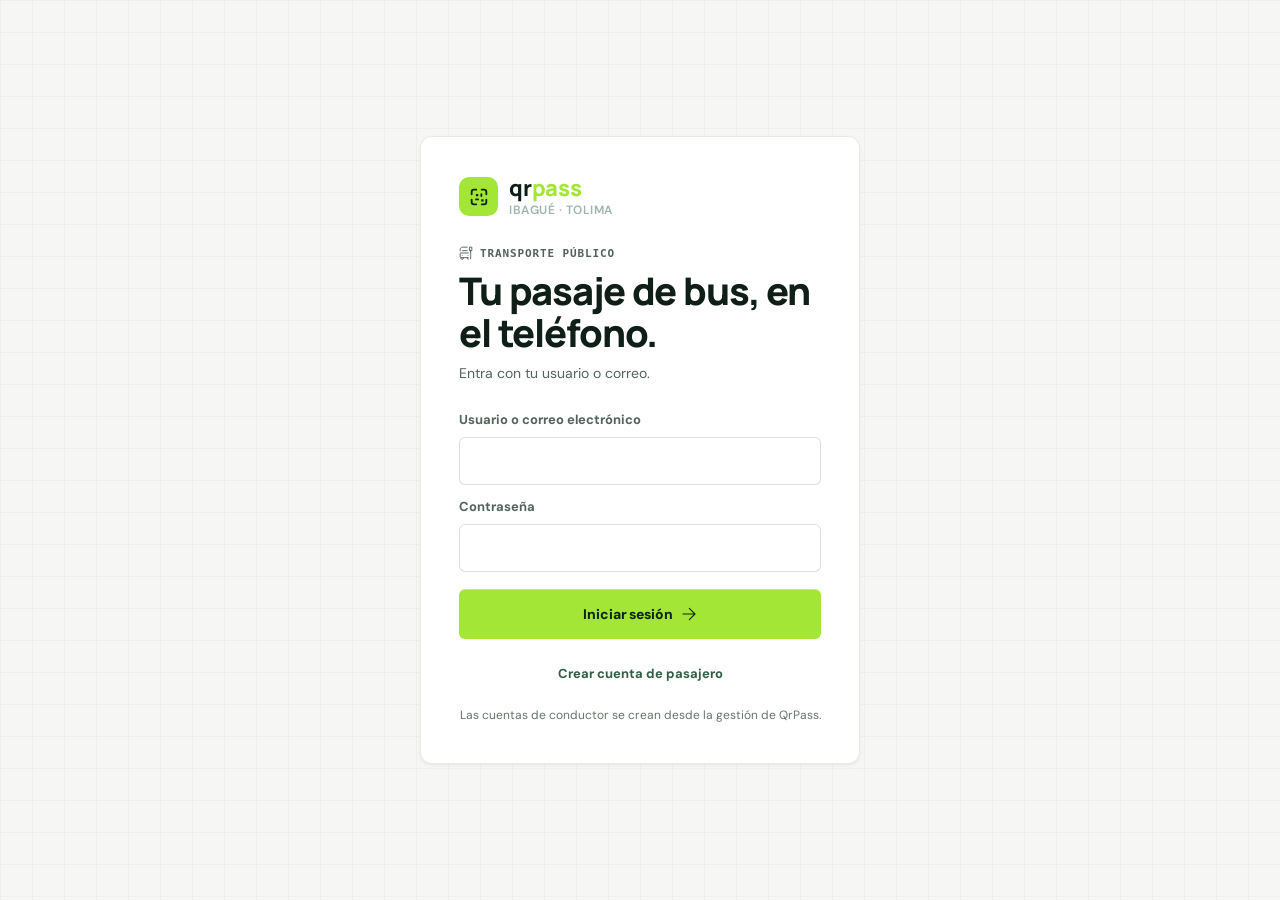
<file: frontend/index.html>
<!doctype html>
<html lang="es">
  <head>
    <meta charset="utf-8" />
    <meta name="viewport" content="width=device-width, initial-scale=1, viewport-fit=cover" />
    <meta name="theme-color" content="#102a2a" />
    <link rel="manifest" href="manifest.webmanifest" />
    <link rel="icon" href="iconos/qrpass.svg" type="image/svg+xml" />
    <title>QrPass · Movilidad en Ibagué</title>
    <link rel="stylesheet" href="index.css" />
    <script src="api.js" defer></script>
    <script src="index.js" defer></script>
  </head>
  <body>
    <main class="entry-status" role="status" aria-live="polite">
      <img src="iconos/qrpass.svg" alt="" />
      <p>Verificando tu sesión…</p>
    </main>
  </body>
</html>
</file>
<file: frontend/index.css>
:root {
  color-scheme: light;
  font-family: "DM Sans", sans-serif;
}

body {
  display: grid;
  min-width: 320px;
  min-height: 100vh;
  min-height: 100dvh;
  margin: 0;
  place-items: center;
  background: #f4f7f5;
  color: #173131;
}

.entry-status {
  display: flex;
  align-items: center;
  gap: 12px;
  color: #536665;
  font-size: 14px;
}

.entry-status img {
  width: 36px;
  height: 36px;
}

.entry-status p {
  margin: 0;
}
</file>
<file: frontend/styles.css>
/* Selectores y formatos de color requeridos (rúbrica): universal, etiqueta, clase, id,
   agrupación, descendiente, hijo (>), hermanos (+/~), colores en nombre/HEX/RGBA,
   fondo con propiedad abreviada background. */
#app-content { min-height: 200px; }
.sidebar + .main-area { margin-left: 250px; }
.sidebar ~ .main-area { position: relative; }
h1, h2, h3 { font-family: Manrope, sans-serif; }
.error-text { color: red; }
.color-hex { color: #1f6b60; }
.color-rgba { color: rgba(31, 107, 96, 0.85); }

/* Aquí viven los colores y detalles que se repiten por toda la app. */
:root {
  color-scheme: light;
  --ink: #173131;
  --ink-soft: #536665;
  --ink-muted: #83918e;
  --canvas: #f6f8f6;
  --paper: #fff;
  --line: #e6ece8;
  --forest: #102a2a;
  --forest-2: #1a3937;
  --mint: #c9f27c;
  --mint-deep: #a8df54;
  --teal: #27796d;
  --teal-pale: #e8f4ef;
  --amber: #c78535;
  --amber-pale: #fff3e3;
  --red: #bd5d50;
  --red-pale: #fff0ed;
  --shadow-card: 0 16px 48px rgb(29 61 48 / 5%), 0 2px 8px rgb(29 61 48 / 3%);
  font-family: "DM Sans", sans-serif;
  font-synthesis: none;
  text-rendering: optimizeLegibility;
  -webkit-font-smoothing: antialiased;
  -moz-osx-font-smoothing: grayscale;
}

/* Dejamos el tamaño de las cajas predecible desde el principio. */
* {
  box-sizing: border-box;
}

body {
  min-width: 320px;
  min-height: 100vh;
  min-height: 100dvh;
  margin: 0;
  background: var(--canvas);
  color: var(--ink);
}

button, input, select {
  font: inherit;
}

button, a, input, select {
  -webkit-tap-highlight-color: transparent;
}

button:focus-visible, a:focus-visible, input:focus-visible, select:focus-visible {
  outline: 3px solid rgb(39 121 109 / 35%);
  outline-offset: 3px;
}

button {
  color: inherit;
}

a {
  color: inherit;
  text-decoration: none;
}

.icon-library {
  position: absolute;
  width: 0;
  height: 0;
  overflow: hidden;
}

.icon {
  width: 20px;
  height: 20px;
  fill: none;
  stroke: currentColor;
  stroke-width: 1.6;
  stroke-linecap: round;
  stroke-linejoin: round;
  flex: 0 0 auto;
}

.sr-only {
  position: absolute;
  width: 1px;
  height: 1px;
  overflow: hidden;
  clip: rect(0, 0, 0, 0);
  clip-path: inset(50%);
  white-space: nowrap;
}

[hidden] {
  display: none !important;
}

body:not(.is-authenticated) .app-shell,
body:not(.is-authenticated) #sidebar-backdrop,
body:not(.is-authenticated) #mobile-tabbar,
body:not(.is-authenticated) .toast-region {
  display: none !important;
}

.workspace-loading {
  display: grid;
  min-height: 100vh;
  place-items: center;
  padding: 24px;
  color: var(--ink-soft);
  font: 500 14px/1.5 "DM Sans", sans-serif;
  text-align: center;
}

.workspace-load-error {
  color: #9c4e42;
}

/* Estructura de la aplicacion y barra lateral. */
.app-shell {
  min-height: 100vh;
  min-height: 100dvh;
}

.sidebar {
  position: fixed;
  z-index: 20;
  inset: 0 auto 0 0;
  display: flex;
  width: 250px;
  flex-direction: column;
  overflow-y: auto;
  padding: 29px 17px 18px;
  background: var(--forest);
  color: #e7efec;
}

.brand {
  display: flex;
  align-items: center;
  gap: 11px;
  padding: 0 9px;
}

.brand-mark {
  display: grid;
  width: 39px;
  height: 39px;
  place-items: center;
  border-radius: 12px;
  background: var(--mint);
  color: var(--forest);
}

.brand-mark .icon {
  width: 22px;
  height: 22px;
  stroke-width: 2;
}

.brand-name {
  font-family: Manrope, sans-serif;
  font-size: 22px;
  font-weight: 800;
  letter-spacing: -0.2px;
  line-height: 1;
}

.brand-name > span {
  color: var(--mint);
}

.brand-name small {
  display: block;
  margin-top: 5px;
  color: #9fb4ac;
  font-family: "DM Sans", sans-serif;
  font-size: 12px;
  font-weight: 600;
  letter-spacing: 0.5px;
}

.sidebar-caption {
  margin: 44px 10px 12px;
  color: #8fa8a0;
  font-size: 12px;
  font-weight: 700;
  letter-spacing: 0.5px;
}

.sidebar-caption-spaced {
  margin-top: 30px;
}

.main-nav {
  display: grid;
  gap: 5px;
}

.nav-link {
  display: flex;
  width: 100%;
  min-height: 44px;
  align-items: center;
  gap: 12px;
  padding: 0 12px;
  border: 0;
  border-radius: 9px;
  background: transparent;
  color: #bdcbc5;
  cursor: pointer;
  text-align: left;
  transition: color .18s ease, background .18s ease, transform .18s ease;
}

.nav-link .icon {
  width: 18px;
  height: 18px;
  color: #91a8a0;
}

.nav-link span {
  font-size: 13px;
  font-weight: 500;
}

.nav-link:hover {
  background: rgb(255 255 255 / 7%);
  color: #fff;
}

.nav-link.is-active {
  background: #274943;
  color: #fff;
}

.nav-link.is-active .icon {
  color: var(--mint);
}

.sidebar-bottom {
  flex-shrink: 0;
  margin-top: auto;
}

.help-card {
  margin: 0 3px 18px;
  padding: 16px 14px 14px;
  border: 1px solid rgb(255 255 255 / 9%);
  border-radius: 12px;
  background: rgb(255 255 255 / 4%);
}

.help-icon {
  display: grid;
  width: 29px;
  height: 29px;
  margin-bottom: 11px;
  place-items: center;
  border-radius: 9px;
  background: rgb(201 242 124 / 14%);
  color: var(--mint);
}

.help-icon .icon {
  width: 16px;
  height: 16px;
}

.help-card strong {
  font-size: 13px;
}

.help-card p {
  margin: 5px 0 0;
  color: #a5b7b0;
  font-size: 13px;
  line-height: 1.55;
}

.account-link {
  display: flex;
  min-height: 32px;
  align-items: center;
  gap: 5px;
  margin-top: 10px;
  padding: 0;
  border: 0;
  background: transparent;
  color: #c9f27c;
  cursor: pointer;
  font-size: 12px;
  font-weight: 700;
  text-align: left;
}

.account-link:hover {
  color: #e6ffbd;
}

.account-link .icon {
  width: 13px;
  height: 13px;
}

.profile {
  display: flex;
  align-items: center;
  gap: 10px;
  padding: 14px 7px 0;
  border-top: 1px solid rgb(255 255 255 / 10%);
}

.avatar {
  display: grid;
  width: 34px;
  height: 34px;
  flex: 0 0 auto;
  place-items: center;
  border: 1px solid rgb(255 255 255 / 35%);
  border-radius: 50%;
  background: #dbe9df;
  color: #35544b;
  font-size: 13px;
  font-weight: 700;
}

.profile-copy {
  display: grid;
  gap: 3px;
}

.profile-copy strong {
  color: #f4f7f5;
  font-size: 13px;
  font-weight: 600;
}

.profile-copy small {
  color: #9fb4ac;
  font-size: 12px;
}

.profile-status {
  width: 7px;
  height: 7px;
  margin-left: auto;
  border-radius: 50%;
  background: var(--mint);
}

/* Barra superior, contenido principal y pie. */
.main-area {
  display: flex;
  min-height: 100vh;
  min-height: 100dvh;
  flex-direction: column;
  margin-left: 250px;
}

.topbar {
  position: sticky;
  z-index: 10;
  top: 0;
  display: flex;
  height: 68px;
  flex: 0 0 auto;
  align-items: center;
  justify-content: space-between;
  padding: 0 43px;
  border-bottom: 1px solid #eaf0ec;
  background: #fff;
}

.breadcrumb {
  display: flex;
  align-items: center;
  gap: 10px;
  color: #91a09c;
  font-size: 13px;
}

.breadcrumb strong {
  color: var(--ink);
  font-weight: 600;
}

.breadcrumb-slash {
  color: #c7d1cc;
}

.topbar-right {
  display: flex;
  align-items: center;
  gap: 15px;
}

.service-status {
  display: flex;
  align-items: center;
  gap: 7px;
  color: #60806f;
  font-size: 13px;
  font-weight: 600;
}

.service-status > span:first-child {
  width: 6px;
  height: 6px;
  border-radius: 50%;
  background: #63b476;
}

.topbar-divider {
  width: 1px;
  height: 18px;
  background: var(--line);
}

.topbar-date {
  color: #71807c;
  font-size: 13px;
}

.avatar-small {
  width: 29px;
  height: 29px;
  border-color: #dfe8e2;
  font-size: 12px;
}

.mobile-menu {
  display: none !important;
}

body.menu-open {
  overflow: hidden;
}

.service-banner {
  display: flex;
  min-height: 39px;
  align-items: center;
  gap: 9px;
  padding: 7px 43px;
  border-bottom: 1px solid #dcebe0;
  background: #f1f8f1;
  color: #56715f;
  font-size: 13px;
}

.service-banner strong {
  color: #315e42;
  font-weight: 700;
}

.service-banner-dot {
  width: 6px;
  height: 6px;
  flex: 0 0 auto;
  border-radius: 50%;
  background: #65a976;
}

.service-info-link, .footer-info-link {
  display: inline-flex;
  align-items: center;
  justify-content: center;
  gap: 6px;
  border: 0;
  background: transparent;
  color: #397656;
  cursor: pointer;
  font-size: 12px;
  font-weight: 700;
  text-decoration: underline;
  text-decoration-color: #a4c6ad;
  text-underline-offset: 3px;
}

.service-info-link {
  flex: 0 0 auto;
  margin-left: auto;
  padding: 4px 0 4px 8px;
}

.service-info-link:hover, .footer-info-link:hover {
  color: #174e36;
}

.page-content {
  width: min(100%, 1300px);
  flex: 1;
  margin: 0 auto;
  padding: 34px 43px 30px;
}

.site-footer {
  display: flex;
  min-height: 51px;
  align-items: center;
  justify-content: space-between;
  gap: 14px;
  padding: 10px 43px;
  border-top: 1px solid #eaf0ec;
  color: #889591;
  font-size: 12px;
}

.footer-info-link {
  padding: 4px 0;
  color: #75877d;
  font-size: 12px;
  text-decoration: none;
}

.footer-info-link .icon {
  width: 14px;
  height: 14px;
  color: #668c71;
}

.footer-dot {
  padding: 0 3px;
  color: #b9c5be;
}

/* Elementos reutilizables: titulos, botones y selector de perfil. */
.page-heading {
  display: flex;
  align-items: flex-end;
  justify-content: space-between;
  gap: 18px;
  margin-bottom: 24px;
}

.eyebrow {
  display: flex;
  align-items: center;
  gap: 7px;
  margin-bottom: 8px;
  color: var(--teal);
  font-size: 12px;
  font-weight: 700;
  letter-spacing: 0.5px;
  text-transform: uppercase;
}

.eyebrow .icon {
  width: 14px;
  height: 14px;
}

.eyebrow-dot {
  width: 6px;
  height: 6px;
  border-radius: 50%;
  background: var(--teal);
}

h1, h2, h3, p {
  margin-top: 0;
}

h1, h2, h3 {
  font-family: Manrope, sans-serif;
}

h1 {
  margin-bottom: 6px;
  color: var(--ink);
  font-size: clamp(24px, 3vw, 31px);
  font-weight: 700;
  letter-spacing: -0.2px;
  line-height: 1.2;
}

.page-heading p {
  margin: 0;
  color: var(--ink-muted);
  font-size: 13px;
  line-height: 1.6;
}

.heading-date {
  padding-bottom: 2px;
  color: #87938e;
  font-size: 13px;
  white-space: nowrap;
}

.button {
  display: inline-flex;
  min-height: 40px;
  align-items: center;
  justify-content: center;
  gap: 8px;
  padding: 0 15px;
  border: 0;
  border-radius: 8px;
  background: var(--forest);
  color: #fff;
  cursor: pointer;
  font-size: 14px;
  font-weight: 700;
  transition: background-color .15s ease;
}

.button:hover {
  background: var(--forest-2);
}

.button .icon {
  width: 16px;
  height: 16px;
}

.button-mint {
  background: var(--mint);
  color: var(--forest);
}

.button-mint:hover {
  background: var(--mint-deep);
}

.button-outline {
  border: 1px solid #dfe8e1;
  background: #fff;
  color: var(--ink);
}

.button-outline:hover {
  background: #f4f8f5;
  box-shadow: none;
}

.button-quiet {
  min-height: 32px;
  padding: 0 10px;
  background: transparent;
  color: var(--teal);
}

.button-quiet:hover {
  background: var(--teal-pale);
  box-shadow: none;
}

.button:focus-visible, .nav-link:focus-visible, .icon-button:focus-visible, input:focus-visible, select:focus-visible, .profile-switcher button:focus-visible {
  outline: 3px solid rgb(39 121 109 / 30%);
  outline-offset: 2px;
}

.profile-switcher {
  display: inline-flex;
  flex: 0 0 auto;
  gap: 3px;
  padding: 3px;
  border: 1px solid #e2eae4;
  border-radius: 10px;
  background: #f3f7f3;
}

.profile-switcher[hidden] {
  display: none !important;
}

.profile-switcher button {
  min-height: 29px;
  padding: 0 9px;
  border: 0;
  border-radius: 7px;
  background: transparent;
  color: #708078;
  cursor: pointer;
  font-size: 12px;
  font-weight: 600;
  transition: background-color .15s ease, color .15s ease;
}

.profile-switcher button[aria-pressed="true"] {
  background: #1d4735;
  color: #e6f5dc;
}

.profile-switcher button:hover:not([aria-pressed="true"]) {
  background: #e6efe7;
  color: #28543b;
}

[data-profile-content][hidden], .mobile-tabbar[hidden] {
  display: none !important;
}

/* Componentes del resumen del pasajero. */
.welcome-banner {
  position: relative;
  display: grid;
  min-height: 188px;
  grid-template-columns: 1.25fr .75fr;
  overflow: hidden;
  margin-bottom: 21px;
  border-radius: 12px;
  background: #12342e;
  color: #fff;
}

.welcome-copy {
  position: relative;
  z-index: 1;
  align-self: center;
  padding: 27px 32px;
}

.welcome-copy .eyebrow {
  margin-bottom: 11px;
  color: var(--mint);
}

.welcome-copy h2 {
  max-width: 460px;
  margin: 0 0 9px;
  font-size: clamp(21px, 2.5vw, 27px);
  font-weight: 600;
  letter-spacing: -0.4px;
  line-height: 1.22;
}

.welcome-copy p {
  margin: 0 0 18px;
  color: #b2c4bc;
  font-size: 13px;
}

.welcome-illustration {
  position: absolute;
  right: 11%;
  bottom: 0;
  display: grid;
  width: 180px;
  height: 144px;
  place-items: center;
  color: var(--mint);
}

.welcome-illustration .icon {
  width: 90px;
  height: 90px;
  stroke-width: .9;
}

.stats-grid {
  display: grid;
  grid-template-columns: repeat(4, minmax(0, 1fr));
  gap: 13px;
  margin-bottom: 21px;
}

.stat-card {
  position: relative;
  min-height: 115px;
  overflow: hidden;
  padding: 16px 17px 15px;
  border: 1px solid #e9efeb;
  border-radius: 11px;
  background: var(--paper);
  box-shadow: 0 3px 12px rgb(30 62 48 / 2%);
}

.stat-top {
  display: flex;
  align-items: center;
  justify-content: space-between;
  gap: 7px;
}

.stat-label {
  color: #84918c;
  font-size: 12px;
  font-weight: 700;
  letter-spacing: .55px;
}

.stat-icon {
  display: grid;
  width: 29px;
  height: 29px;
  place-items: center;
  border-radius: 9px;
  background: var(--teal-pale);
  color: var(--teal);
}

.stat-icon .icon {
  width: 15px;
  height: 15px;
}

.stat-icon.amber {
  background: var(--amber-pale);
  color: var(--amber);
}

.stat-icon.green {
  background: #eaf4e8;
  color: #5b9054;
}

.stat-icon.dark {
  background: #edf0f4;
  color: #50647a;
}

.stat-value {
  margin: 9px 0 0;
  color: var(--ink);
  font-family: Manrope, sans-serif;
  font-size: clamp(19px, 2vw, 24px);
  font-weight: 700;
  letter-spacing: -0.2px;
  line-height: 1.1;
}

.stat-note {
  margin-top: 5px;
  color: #9aa59f;
  font-size: 12px;
}

.stat-note .positive {
  color: #5b9664;
  font-weight: 600;
}

/* Componentes del turno y recaudo del conductor. */
.driver-shift-hero {
  display: grid;
  grid-template-columns: minmax(0, 1fr) auto;
  gap: 18px 25px;
  align-items: center;
  margin-bottom: 16px;
  padding: 25px;
  border: 1px solid #d8e8da;
  border-radius: 12px;
  background: #164134;
  color: #fff;
}

.driver-shift-copy {
  grid-column: 1 / -1;
}

.driver-shift-copy .eyebrow {
  margin-bottom: 8px;
  color: #c9f27c;
}

.driver-shift-copy h2 {
  margin: 0 0 6px;
  font-size: 22px;
  letter-spacing: -0.2px;
}

.driver-shift-copy p {
  max-width: 620px;
  margin: 0;
  color: #c1d2c5;
  font-size: 13px;
  line-height: 1.6;
}

.assigned-shift {
  display: grid;
  gap: 5px;
}

.assigned-shift > span {
  color: #a9c3ac;
  font-size: 12px;
  font-weight: 700;
  letter-spacing: 0.5px;
}

.assigned-shift strong {
  font-family: Manrope, sans-serif;
  font-size: 14px;
}

.assigned-shift strong i {
  color: #b8d990;
  font-style: normal;
}

.assigned-shift small {
  color: #b1c6b5;
  font-size: 12px;
}

.driver-shift-hero > .button {
  min-height: 43px;
  padding-inline: 13px;
}

.shift-summary-card {
  margin-bottom: 15px;
  padding: 15px 17px;
  border: 1px solid #dce9de;
  border-radius: 10px;
  background: #f3f8f2;
  color: #44664c;
}

.shift-summary-card.has-difference {
  border-color: #f0d6c1;
  background: #fff6ed;
  color: #885c35;
}

.shift-summary-heading {
  display: flex;
  align-items: center;
  gap: 8px;
  font-size: 13px;
}

.shift-summary-heading .icon {
  width: 16px;
  height: 16px;
}

.shift-summary-grid {
  display: flex;
  flex-wrap: wrap;
  gap: 8px 18px;
  margin-top: 11px;
  color: #697b6e;
  font-size: 12px;
}

.shift-summary-card p {
  margin: 9px 0 0;
  color: inherit;
  font-size: 12px;
  line-height: 1.5;
}

.driver-integrity-note {
  display: flex;
  align-items: flex-start;
  gap: 11px;
  margin-top: 16px;
  padding: 14px 16px;
  border: 1px solid #dce9de;
  border-radius: 10px;
  background: #f0f6f0;
  color: #4c7054;
}

.driver-integrity-note > .icon {
  width: 18px;
  height: 18px;
  flex: 0 0 auto;
}

.driver-integrity-note strong {
  display: block;
  margin-bottom: 4px;
  font-size: 12px;
}

.driver-integrity-note p {
  margin: 0;
  color: #718375;
  font-size: 12px;
  line-height: 1.6;
}

.active-shift-banner {
  position: relative;
  margin-bottom: 15px;
  padding: 21px 23px;
  overflow: hidden;
  border-radius: 12px;
  background: #17453a;
  color: #fff;
}

.active-shift-banner::after {
  display: none;
}

.active-shift-status {
  display: flex;
  align-items: center;
  gap: 7px;
  color: #d3f3a9;
  font-size: 12px;
  font-weight: 700;
  letter-spacing: 0.5px;
}

.active-shift-pulse {
  width: 7px;
  height: 7px;
  border-radius: 50%;
  background: #9de16f;
}

.active-shift-banner h2 {
  position: relative;
  z-index: 1;
  margin: 10px 0 4px;
  font-size: 20px;
}

.active-shift-banner h2 span {
  color: #bbd99d;
}

.active-shift-banner p {
  position: relative;
  z-index: 1;
  margin: 0;
  color: #bfd1c2;
  font-size: 12px;
}

.active-shift-reference {
  position: relative;
  z-index: 1;
  margin-top: 13px;
  color: #d0e0d0;
  font-size: 12px;
}

.driver-totals {
  display: grid;
  grid-template-columns: repeat(4, minmax(0, 1fr));
  gap: 10px;
  margin-bottom: 16px;
}

.driver-totals article {
  display: grid;
  min-width: 0;
  gap: 7px;
  padding: 13px;
  border: 1px solid #e4ece6;
  border-radius: 10px;
  background: #fff;
}

.driver-totals article > span {
  color: #7f8e84;
  font-size: 12px;
  font-weight: 700;
  letter-spacing: .55px;
}

.driver-totals article strong {
  overflow: hidden;
  color: #244d37;
  font-family: Manrope, sans-serif;
  font-size: clamp(13px, 1.6vw, 18px);
  text-overflow: ellipsis;
  white-space: nowrap;
}

.driver-totals article small {
  color: #96a198;
  font-size: 12px;
}

.driver-totals .driver-total-all {
  border-color: #d8e7d9;
  background: #eef6ed;
}

.driver-work-grid {
  display: grid;
  grid-template-columns: minmax(0, 1.15fr) minmax(235px, .85fr);
  gap: 14px;
  align-items: stretch;
}

.driver-capture-card, .driver-close-card {
  min-width: 0;
  padding: 18px;
  border: 1px solid #e5ece6;
  border-radius: 11px;
  background: #fff;
}

.driver-capture-card .eyebrow, .driver-close-card .eyebrow {
  margin-bottom: 7px;
  font-size: 12px;
}

.driver-capture-card h2, .driver-close-card h2 {
  margin: 0 0 5px;
  font-size: 15px;
  letter-spacing: -.3px;
}

.driver-capture-card > p, .driver-close-card > p {
  margin: 0 0 14px;
  color: #849188;
  font-size: 12px;
  line-height: 1.55;
}

.driver-close-card > p strong {
  color: #355f43;
}

.driver-payment-actions {
  display: grid;
  gap: 7px;
}

.driver-payment-actions button {
  display: flex;
  min-height: 47px;
  align-items: center;
  gap: 10px;
  padding: 7px 10px;
  border: 1px solid #e0e9e1;
  border-radius: 8px;
  background: #fafcf9;
  color: #50705a;
  cursor: pointer;
  text-align: left;
  transition: border-color .15s ease, background-color .15s ease;
}

.driver-payment-actions button:hover {
  border-color: #acd0ae;
  background: #f1f8ef;
}

.driver-payment-actions button > .icon:first-child {
  width: 17px;
  height: 17px;
  flex: 0 0 auto;
  color: #52865d;
}

.driver-payment-actions button > span {
  display: grid;
  flex: 1;
  gap: 3px;
}

.driver-payment-actions button strong {
  color: #345842;
  font-size: 12px;
}

.driver-payment-actions button small {
  color: #89978d;
  font-size: 12px;
}

.driver-payment-actions button > .icon:last-child {
  width: 13px;
  height: 13px;
  color: #a2b1a4;
}

.driver-payment-note {
  display: flex;
  align-items: flex-start;
  gap: 7px;
  margin-top: 12px;
  color: #927343;
  font-size: 12px;
  line-height: 1.45;
}

.driver-payment-note .icon {
  width: 14px;
  height: 14px;
  flex: 0 0 auto;
}

.driver-close-card {
  background: #f7faf6;
}

.driver-close-card form {
  display: grid;
  gap: 8px;
}

.driver-close-card label {
  color: #6f7d73;
  font-size: 12px;
  font-weight: 600;
}

.driver-close-card .input {
  min-height: 38px;
  font-size: 13px;
}

.driver-close-card .button {
  width: 100%;
  min-height: 37px;
  font-size: 12px;
}

.driver-close-card > small {
  display: block;
  margin-top: 10px;
  color: #8c988f;
  font-size: 12px;
  line-height: 1.5;
}

.driver-ledger {
  margin-top: 15px;
}

.driver-ledger-code {
  color: #6f8b76;
  font-family: "DM Sans", sans-serif;
  font-size: 12px;
}

.driver-ledger-table td {
  font-size: 12px;
}

.content-grid {
  display: grid;
  grid-template-columns: minmax(0, 1.35fr) minmax(255px, .8fr);
  gap: 17px;
  align-items: stretch;
}

.content-grid > * {
  min-width: 0;
}

/* Tablas, listas, tarjetas y contenido de las pantallas. */
.surface {
  min-width: 0;
  border: 1px solid #e8eeea;
  border-radius: 12px;
  background: var(--paper);
  box-shadow: 0 4px 16px rgb(30 62 48 / 2%);
}

.surface-header {
  display: flex;
  min-height: 59px;
  align-items: center;
  justify-content: space-between;
  gap: 12px;
  padding: 0 19px;
  border-bottom: 1px solid #edf1ee;
}

.surface-header h2 {
  margin: 0;
  color: var(--ink);
  font-size: 13px;
  font-weight: 700;
  letter-spacing: -.15px;
}

.surface-header p {
  margin: 4px 0 0;
  color: #8b9792;
  font-size: 12px;
}

.text-link {
  display: inline-flex;
  align-items: center;
  gap: 4px;
  padding: 4px;
  border: 0;
  background: transparent;
  color: var(--teal);
  cursor: pointer;
  font-size: 12px;
  font-weight: 700;
  white-space: nowrap;
}

.text-link:hover {
  color: #165c52;
}

.text-link .icon {
  width: 13px;
  height: 13px;
}

.table-wrap {
  overflow-x: auto;
  overscroll-behavior-x: contain;
  -webkit-overflow-scrolling: touch;
}

.trip-table {
  width: 100%;
  border-collapse: collapse;
  text-align: left;
}

.trip-table th {
  padding: 11px 14px;
  color: #98a39e;
  font-size: 12px;
  font-weight: 700;
  letter-spacing: 0.4px;
  text-transform: uppercase;
}

.trip-table td {
  padding: 12px 14px;
  border-top: 1px solid #f0f3f1;
  color: #52635d;
  font-size: 12px;
  white-space: nowrap;
}

.trip-table th:first-child, .trip-table td:first-child {
  padding-left: 19px;
}

.trip-table td:last-child, .trip-table th:last-child {
  padding-right: 19px;
  text-align: right;
}

.trip-route {
  display: flex;
  align-items: center;
  gap: 8px;
  color: var(--ink) !important;
  font-weight: 700;
}

.route-token {
  display: grid;
  width: 24px;
  height: 24px;
  place-items: center;
  border-radius: 7px;
  background: #edf4eb;
  color: #426e4a;
  font-size: 12px;
}

.payment-tag {
  display: inline-flex;
  align-items: center;
  gap: 5px;
  padding: 5px 7px;
  border-radius: 5px;
  background: #eff5f1;
  color: #60816d;
  font-size: 12px;
}

.payment-tag::before {
  width: 5px;
  height: 5px;
  border-radius: 50%;
  background: #68a27a;
  content: "";
}

.empty-row {
  padding: 27px 18px !important;
  color: #8a9791 !important;
  text-align: center !important;
  white-space: normal !important;
}

.side-stack {
  display: grid;
  gap: 15px;
}

.quick-card {
  display: flex;
  flex-direction: column;
  padding: 17px;
  background: #eaf3ed;
}

.quick-card-heading {
  margin: 0;
  font-size: 13px;
  font-weight: 700;
}

.quick-actions {
  display: grid;
  gap: 7px;
  margin-top: 12px;
}

.quick-action {
  display: flex;
  min-height: 44px;
  align-items: center;
  gap: 10px;
  padding: 0 12px;
  border: 1px solid #dce8df;
  border-radius: 7px;
  background: #fff;
  color: #34564a;
  cursor: pointer;
  text-align: left;
  transition: background-color .15s ease, border-color .15s ease;
}

.quick-action:hover {
  border-color: #b9d2c2;
  background: #f7fbf8;
}

.quick-action:active {
  background: #eef6f1;
}

.quick-action .icon {
  width: 15px;
  height: 15px;
  color: var(--teal);
}

.quick-action span {
  flex: 1;
  font-size: 13px;
  font-weight: 600;
}

.quick-action .quick-arrow {
  width: 13px;
  height: 13px;
  color: #8aa093;
}

.section-gap {
  margin-top: 20px;
}

.qr-layout {
  display: grid;
  grid-template-columns: minmax(260px, .85fr) minmax(290px, 1.15fr);
  gap: 20px;
  align-items: start;
}


.service-tag {
  display: inline-flex;
  align-items: center;
  gap: 5px;
  margin-top: 10px;
  padding: 5px 8px;
  border: 1px solid #f0dfbd;
  border-radius: 20px;
  background: #fff8e9;
  color: #9a743c;
  font-size: 12px;
  font-weight: 700;
  letter-spacing: .3px;
  text-transform: uppercase;
}

.service-tag .icon {
  width: 12px;
  height: 12px;
}

.detail-card {
  padding: 20px;
}

.bus-qr-card .qr-real-image {
  display: block;
  width: min(100%, 240px);
  height: auto;
  margin: 14px auto;
}

.bus-qr-countdown {
  margin: 0 0 12px;
  text-align: center;
  font-weight: 700;
}

/* Recuadro de la cámara al escanear: siempre cabe en el ancho (y en el alto) del celular. */
.qr-camera-preview {
  display: block;
  box-sizing: border-box;
  width: 100%;
  max-width: min(100%, 420px);
  height: auto;
  aspect-ratio: 1 / 1;
  max-height: 70vh;
  max-height: 70svh;
  margin: 14px auto;
  object-fit: cover;
  border-radius: 12px;
  background: #0f1f19;
}

.qr-camera-preview[hidden] {
  display: none;
}

.detail-card h2 {
  margin: 0 0 5px;
  font-size: 14px;
}

.detail-card > p {
  margin-bottom: 18px;
  color: #89958f;
  font-size: 13px;
  line-height: 1.5;
}

.detail-row {
  display: flex;
  justify-content: space-between;
  gap: 14px;
  padding: 12px 0;
  border-top: 1px solid #eff2f0;
  font-size: 13px;
}

.detail-row span:first-child {
  color: #87938d;
}

.detail-row strong {
  color: var(--ink);
  font-weight: 600;
  text-align: right;
}

.validity-row {
  display: flex;
  align-items: flex-start;
  gap: 10px;
  margin: 15px 0 0;
  padding: 12px;
  border-radius: 8px;
  background: var(--teal-pale);
  color: #4a7767;
  font-size: 12px;
  line-height: 1.5;
}

.validity-row .icon {
  width: 16px;
  height: 16px;
}

.detail-actions {
  display: flex;
  flex-wrap: wrap;
  gap: 8px;
  margin-top: 17px;
}

.notice-card {
  margin-top: 17px;
}

.balance-banner {
  display: flex;
  align-items: center;
  justify-content: space-between;
  gap: 18px;
  margin-bottom: 18px;
  padding: 22px 24px;
  border-radius: 12px;
  background: var(--forest);
  color: #fff;
}

.balance-banner .eyebrow {
  margin-bottom: 8px;
  color: #b8d990;
}

.balance-banner h2 {
  margin: 0;
  font-size: 24px;
  letter-spacing: -0.2px;
}

.balance-banner p {
  margin: 5px 0 0;
  color: #aac0b6;
  font-size: 13px;
}

.balance-banner .icon {
  width: 24px;
  height: 24px;
  color: var(--mint);
}

.amount-grid {
  display: grid;
  grid-template-columns: repeat(4, minmax(0, 1fr));
  gap: 12px;
}

.amount-option {
  display: grid;
  min-height: 88px;
  align-content: center;
  justify-items: start;
  gap: 6px;
  padding: 13px 15px;
  border: 1px solid #e5ece7;
  border-radius: 10px;
  background: #fff;
  color: var(--ink);
  cursor: pointer;
  text-align: left;
  transition: border-color .15s ease, box-shadow .15s ease;
}

.amount-option:hover {
  border-color: #9fc8ad;
  box-shadow: 0 2px 8px rgb(29 61 48 / 6%);
}

.amount-option strong {
  font-family: Manrope, sans-serif;
  font-size: 17px;
}

.custom-amount {
  display: grid;
  grid-template-columns: 1fr auto;
  gap: 10px;
  margin-top: 17px;
  padding: 17px;
  border: 1px solid #e8eeea;
  border-radius: 10px;
  background: #fff;
}

.custom-amount label {
  grid-column: 1 / -1;
  color: #718078;
  font-size: 13px;
  font-weight: 600;
}

.input, .select {
  width: 100%;
  min-height: 41px;
  padding: 0 12px;
  border: 1px solid #dfe7e2;
  border-radius: 7px;
  background: #fff;
  color: var(--ink);
  font-size: 14px;
}

.input::placeholder {
  color: #aab4af;
}

.history-summary {
  display: flex;
  align-items: center;
  justify-content: space-between;
  gap: 14px;
  margin-bottom: 16px;
  padding: 14px 17px;
  border: 1px solid #e8eeea;
  border-radius: 10px;
  background: #fff;
}

.history-summary span {
  color: #839089;
  font-size: 13px;
}

.history-summary strong {
  color: var(--ink);
  font-family: Manrope, sans-serif;
  font-size: 17px;
}

.filter-select {
  width: auto;
  min-width: 148px;
  min-height: 34px;
  font-size: 12px;
}

.history-table td {
  padding-top: 14px;
  padding-bottom: 14px;
}

.code-text {
  color: #789087;
  font-family: "DM Sans", sans-serif;
  font-size: 12px;
  letter-spacing: .2px;
}

.status-pill {
  display: inline-flex;
  align-items: center;
  gap: 5px;
  padding: 5px 7px;
  border-radius: 20px;
  background: #eaf4eb;
  color: #568360;
  font-size: 12px;
  font-weight: 600;
}

.status-pill::before {
  width: 5px;
  height: 5px;
  border-radius: 50%;
  background: #6bae79;
  content: "";
}

/* Ventanas emergentes, formularios y recibos. */
.modal {
  position: fixed;
  width: min(440px, calc(100vw - 30px));
  max-height: min(88vh, 720px);
  overflow: auto;
  padding: 0;
  border: 1px solid #e5ece7;
  border-radius: 12px;
  background: #fff;
  box-shadow: 0 8px 24px rgb(10 31 25 / 10%);
  color: var(--ink);
}

.modal::backdrop {
  background: rgb(14 34 31 / 56%);
}

.modal-dismiss {
  position: absolute;
  z-index: 1;
  top: 11px;
  right: 11px;
}

.modal.platform-info-open {
  width: min(560px, calc(100vw - 30px));
  max-height: min(680px, calc(100dvh - 32px));
  overflow: hidden;
  border-color: #dbe9dd;
}

.modal.platform-info-open .modal-dismiss {
  display: none;
}

.platform-info-container {
  display: flex;
  max-height: min(680px, calc(100dvh - 32px));
  flex-direction: column;
  background: #fff;
}

.platform-info-header {
  display: flex;
  min-height: 66px;
  flex: 0 0 auto;
  align-items: center;
  justify-content: space-between;
  gap: 12px;
  padding: 12px 20px;
  border-bottom: 1px solid #dbe9df;
  background: #f4f9f3;
}

.platform-info-title {
  display: flex;
  align-items: center;
  gap: 10px;
  color: #234e36;
  font-family: Manrope, sans-serif;
  font-size: 15px;
  font-weight: 700;
}

.platform-info-title > .icon {
  width: 22px;
  height: 22px;
  color: #46835a;
}

.platform-info-close {
  flex: 0 0 auto;
  border-color: #d8e7dc;
  background: #fff;
  color: #52735b;
}

.platform-info-body {
  min-height: 0;
  flex: 1 1 auto;
  overflow-y: auto;
  overscroll-behavior: contain;
  padding: 22px 24px 24px;
  color: #65776b;
  font-size: 13px;
  line-height: 1.7;
}

.platform-info-intro {
  display: block;
  margin-bottom: 7px;
  color: #36724d;
  font-size: 13px;
  font-weight: 700;
}

.platform-info-body p {
  margin: 0 0 14px;
}

.platform-info-body h3 {
  margin: 19px 0 7px;
  color: #284a36;
  font-size: 13px;
}

.platform-info-body ul {
  display: grid;
  gap: 5px;
  margin: 0 0 14px;
  padding-left: 19px;
}

.platform-info-body li::marker {
  color: #69a674;
}

.platform-info-notice {
  display: flex;
  align-items: flex-start;
  gap: 9px;
  margin-top: 18px;
  padding: 12px;
  border: 1px solid #dcebdd;
  border-radius: 9px;
  background: #f1f8f0;
  color: #4c7357;
  font-size: 12px;
  line-height: 1.55;
}

.platform-info-notice .icon {
  width: 17px;
  height: 17px;
  color: #559064;
}

.platform-info-footer {
  display: flex;
  flex: 0 0 auto;
  align-items: center;
  justify-content: space-between;
  gap: 15px;
  padding: 13px 20px;
  border-top: 1px solid #e6eee7;
  background: #fbfdfb;
}

.platform-info-footer > span {
  max-width: 330px;
  color: #89968d;
  font-size: 12px;
  line-height: 1.5;
}

.platform-info-footer .button {
  flex: 0 0 auto;
  background: #226344;
}

.platform-info-footer .button:hover {
  background: #184c33;
}

.account-dialog > p {
  margin-bottom: 15px;
  color: #7b8b80;
  font-size: 13px;
  line-height: 1.55;
}

.account-options {
  display: grid;
  gap: 8px;
}

.account-option {
  display: flex;
  min-width: 0;
  align-items: center;
  gap: 10px;
  padding: 11px;
  border: 1px solid #e1eae2;
  border-radius: 9px;
  background: #fff;
  cursor: pointer;
  text-align: left;
  transition: background .15s ease, border-color .15s ease;
}

.account-option:hover {
  border-color: #a9cbaa;
  background: #f5faf3;
}

.account-option.is-current {
  border-color: #8db694;
  background: #f0f7ee;
}

.account-avatar {
  display: grid;
  width: 34px;
  height: 34px;
  flex: 0 0 auto;
  place-items: center;
  border-radius: 50%;
  background: #e2eee1;
  color: #356546;
  font-size: 12px;
  font-weight: 700;
}

.account-copy {
  display: grid;
  min-width: 0;
  flex: 1;
  gap: 3px;
}

.account-copy strong {
  color: #2f503b;
  font-size: 13px;
}

.account-copy small {
  color: #839187;
  font-size: 12px;
  line-height: 1.4;
}

.account-role {
  flex: 0 0 auto;
  padding: 5px 7px;
  border-radius: 20px;
  background: #e8f2e7;
  color: #54805a;
  font-size: 12px;
  font-weight: 700;
}

.account-notice {
  display: flex;
  align-items: flex-start;
  gap: 8px;
  margin-top: 13px;
  padding: 10px;
  border-radius: 8px;
  background: #f3f7f3;
  color: #728177;
  font-size: 12px;
  line-height: 1.5;
}

.account-notice .icon {
  width: 15px;
  height: 15px;
  flex: 0 0 auto;
  color: #5a8863;
}

.icon-button {
  display: grid;
  width: 34px;
  height: 34px;
  place-items: center;
  border: 1px solid #e5ece7;
  border-radius: 8px;
  background: #fff;
  color: #708078;
  cursor: pointer;
}

.icon-button:hover {
  background: #f3f7f4;
}

.icon-button .icon {
  width: 17px;
  height: 17px;
}

.install-button {
  min-height: 32px;
  padding: 0 9px;
  font-size: 12px;
}

.install-button .icon {
  width: 14px;
  height: 14px;
}

.install-button[hidden] {
  display: none;
}

.service-status.is-offline {
  color: #a06b3b;
}

.service-status.is-offline > span:first-child {
  background: #d59b52;
}

.sidebar-backdrop, .mobile-tabbar {
  display: none;
}

.modal-body {
  padding: 27px 28px 25px;
}

.modal-kicker {
  margin-bottom: 9px;
  color: var(--teal);
  font-size: 12px;
  font-weight: 700;
  letter-spacing: 0.5px;
  text-transform: uppercase;
}

.modal-body h2 {
  margin: 0 32px 6px 0;
  font-size: 20px;
  letter-spacing: -0.2px;
}

.modal-body > p {
  margin: 0 0 19px;
  color: #87938d;
  font-size: 13px;
  line-height: 1.6;
}

.form-field {
  display: grid;
  gap: 7px;
  margin-bottom: 14px;
}

.form-field label {
  color: #65766d;
  font-size: 13px;
  font-weight: 600;
}

.form-field .input, .form-field .select {
  min-height: 43px;
}

/* Ruta y, si la ruta tiene destinos (como la 48), el menú de destino al lado. */
.payment-route-row {
  display: grid;
  grid-template-columns: minmax(0, 1fr);
  column-gap: 10px;
}

.payment-route-row.has-destination {
  grid-template-columns: minmax(0, 5fr) minmax(0, 7fr);
}

.payment-route-row > :empty {
  display: none;
}

@media (max-width: 450px) {
  .payment-route-row.has-destination {
    grid-template-columns: minmax(0, 1fr);
  }
}

.payment-fieldset {
  min-width: 0;
  margin: 0 0 14px;
  padding: 0;
  border: 0;
}

.payment-fieldset legend {
  margin-bottom: 8px;
  color: #65766d;
  font-size: 13px;
  font-weight: 600;
}

.method-picker {
  display: flex;
  max-width: 100%;
  align-items: stretch;
  justify-content: center;
  gap: 9px;
  user-select: none;
}

.method-choice {
  position: relative;
  flex: 1 1 0;
  min-width: 0;
  margin: 0;
  cursor: pointer;
  -webkit-tap-highlight-color: transparent;
}

.method-radio {
  position: absolute;
  z-index: 2;
  inset: 0;
  width: 100%;
  height: 100%;
  margin: 0;
  opacity: 0;
  cursor: pointer;
}

.method-tile {
  position: relative;
  display: flex;
  min-height: 91px;
  flex-direction: column;
  align-items: center;
  justify-content: center;
  gap: 5px;
  padding: 12px 5px 9px;
  border: 1.5px solid #dfe8e2;
  border-radius: 8px;
  background: #fff;
  color: #718078;
  text-align: center;
  transition: border-color .15s ease, background-color .15s ease, color .15s ease;
}

.method-tile::before {
  position: absolute;
  top: 7px;
  left: 7px;
  width: 10px;
  height: 10px;
  transform: scale(.5);
  border: 1.5px solid #afc0b5;
  border-radius: 50%;
  background: #fff;
  content: "";
  opacity: 0;
  transition: transform .18s ease, opacity .18s ease, background .18s ease;
}

.method-icon {
  width: 22px;
  height: 22px;
  color: #63766c;
  transition: color .18s ease, transform .2s ease;
}

.method-label {
  color: #43594f;
  font-size: 12px;
  font-weight: 700;
  transition: color .18s ease;
}

.method-detail {
  color: #89968f;
  font-size: 12px;
  line-height: 1.25;
}

.method-choice:hover .method-tile {
  border-color: #84af93;
  background: #f7faf8;
}

.method-choice:hover .method-tile::before {
  transform: scale(1);
  opacity: .65;
}

.method-radio:checked + .method-tile {
  border-color: #3c8870;
  background: #eef7f1;
}

.method-radio:checked + .method-tile::before {
  transform: scale(1);
  border-color: #328165;
  background: #328165;
  box-shadow: inset 0 0 0 2px #fff;
  opacity: 1;
}

.method-radio:checked + .method-tile .method-icon {
  color: #27796d;
}

.method-radio:checked + .method-tile .method-label {
  color: #226a53;
}

.method-radio:focus-visible + .method-tile {
  outline: 3px solid rgb(39 121 109 / 30%);
  outline-offset: 3px;
}

.modal-total {
  display: flex;
  align-items: center;
  justify-content: space-between;
  margin: 14px 0;
  padding: 12px;
  border-radius: 7px;
  background: #f3f7f4;
  color: #77857e;
  font-size: 13px;
}

.modal-total strong {
  color: var(--ink);
  font-family: Manrope, sans-serif;
  font-size: 14px;
}

.modal-actions {
  display: flex;
  justify-content: flex-end;
  gap: 8px;
  margin-top: 20px;
}

.modal-actions .button {
  min-width: 102px;
}

.receipt-mark {
  display: grid;
  width: 46px;
  height: 46px;
  margin-bottom: 13px;
  place-items: center;
  border-radius: 50%;
  background: #e8f4e9;
  color: #579464;
}

.receipt-mark .icon {
  width: 23px;
  height: 23px;
}

.receipt-list {
  margin-top: 17px;
  border-top: 1px solid #edf1ee;
}

.receipt-list .detail-row {
  font-size: 12px;
}

/* Mensajes temporales de confirmacion o error. */
.toast-region {
  position: fixed;
  z-index: 50;
  right: 22px;
  bottom: 20px;
  display: grid;
  gap: 8px;
}

.toast {
  display: flex;
  max-width: min(370px, calc(100vw - 32px));
  align-items: center;
  gap: 10px;
  padding: 12px 15px;
  border: 1px solid #dce9df;
  border-radius: 9px;
  background: #fff;
  box-shadow: 0 4px 12px rgb(20 47 34 / 8%);
  color: #426b50;
  font-size: 13px;
  animation: toast-in .2s ease-out;
}

.toast.is-error {
  border-color: #f1d8d2;
  color: #9a5045;
}

.toast .icon {
  width: 16px;
  height: 16px;
}

@keyframes toast-in {
  from {
    opacity: 0;
    transform: translateY(8px);
  }

  to {
    opacity: 1;
    transform: translateY(0);
  }

}

/* Ajustes para pantallas grandes. */
@media (min-width: 1500px) {
  .page-content {
    padding-top: 42px;
  }

  .welcome-banner {
    min-height: 205px;
  }

  .stat-card {
    min-height: 125px;
    padding: 18px;
  }

}

/* Ajustes para tabletas y ventanas medianas. */
@media (max-width: 1100px) {
  .sidebar {
    width: 220px;
  }

  .main-area {
    margin-left: 220px;
  }

  .topbar {
    padding: 0 27px;
  }

  .service-banner {
    padding-right: 27px;
    padding-left: 27px;
  }

  .page-content {
    padding-right: 27px;
    padding-left: 27px;
  }

  .site-footer {
    padding-right: 27px;
    padding-left: 27px;
  }

  .stats-grid {
    grid-template-columns: repeat(2, minmax(0, 1fr));
  }

  .welcome-illustration {
    right: 7%;
  }

}

/* En el teléfono, dejamos sitio para usar la barra inferior con el pulgar. */
@media (max-width: 760px) {
  .sidebar {
    width: 250px;
    transform: translateX(-100%);
    transition: transform .22s ease;
    box-shadow: 8px 0 24px rgb(8 29 25 / 10%);
    padding-bottom: calc(20px + env(safe-area-inset-bottom));
  }

  .sidebar.is-open {
    transform: translateX(0);
  }

  .main-area {
    margin-left: 0;
  }

  .topbar {
    height: 60px;
    justify-content: flex-start;
    gap: 13px;
    padding: 0 17px;
  }

  .mobile-menu {
    display: grid !important;
    width: 32px;
    height: 32px;
    flex: 0 0 auto;
  }

  .breadcrumb {
    font-size: 13px;
  }

  .topbar-right {
    gap: 10px;
    margin-left: auto;
  }

  .profile-switcher {
    gap: 2px;
    padding: 2px;
  }

  .profile-switcher button {
    min-height: 28px;
    padding: 0 7px;
    font-size: 12px;
  }

  .topbar-date, .topbar-divider, .avatar-small {
    display: none;
  }

  .service-status {
    font-size: 12px;
  }

  .install-button {
    width: 33px;
    min-width: 33px;
    height: 33px;
    min-height: 33px;
    overflow: hidden;
    padding: 0;
    font-size: 0;
  }

  .install-button .icon {
    width: 16px;
    height: 16px;
  }

  .service-banner {
    flex-wrap: wrap;
    padding: 9px 17px;
    font-size: 12px;
    line-height: 1.5;
  }

  .service-banner > span:nth-child(2) {
    flex: 1 1 calc(100% - 24px);
  }

  .service-info-link {
    margin-left: 15px;
  }

  .page-content {
    padding: 25px 17px calc(96px + env(safe-area-inset-bottom));
  }

  .site-footer {
    align-items: flex-start;
    flex-direction: column;
    justify-content: center;
    gap: 5px;
    padding: 12px 17px calc(76px + env(safe-area-inset-bottom));
  }

  .page-heading {
    align-items: flex-start;
    margin-bottom: 19px;
  }

  .page-heading .button {
    min-height: 36px;
    padding: 0 10px;
    font-size: 12px;
  }

  .heading-date {
    display: none;
  }

  .welcome-banner {
    min-height: 185px;
    grid-template-columns: 1fr;
  }

  .welcome-copy {
    padding: 24px 22px;
  }

  .welcome-copy h2 {
    max-width: 75%;
    font-size: 22px;
  }

  .welcome-illustration {
    right: -1%;
    width: 120px;
    height: 120px;
    opacity: .65;
  }

  .welcome-illustration .icon {
    width: 65px;
    height: 65px;
  }

  .welcome-orbit {
    right: -32%;
  }

  .stats-grid {
    gap: 9px;
  }

  .stat-card {
    min-height: 106px;
    padding: 13px;
  }

  .stat-label {
    font-size: 12px;
  }

  .stat-icon {
    width: 25px;
    height: 25px;
  }

  .stat-value {
    font-size: 20px;
  }

  .driver-shift-hero {
    grid-template-columns: 1fr;
    gap: 14px;
    padding: 19px;
  }

  .driver-shift-copy {
    grid-column: auto;
  }

  .driver-shift-copy h2 {
    font-size: 19px;
  }

  .driver-shift-hero > .button {
    width: 100%;
  }

  .driver-totals {
    grid-template-columns: repeat(2, minmax(0, 1fr));
    gap: 8px;
  }

  .driver-work-grid {
    grid-template-columns: 1fr;
  }

  .active-shift-banner {
    padding: 18px;
  }

  .content-grid {
    grid-template-columns: 1fr;
  }

  .side-stack {
    grid-template-columns: 1fr;
  }

  .qr-layout {
    grid-template-columns: 1fr;
  }

  .qr-card {
    padding: 20px;
  }

  .amount-grid {
    grid-template-columns: repeat(2, minmax(0, 1fr));
  }

  .table-wrap {
    margin: 0;
  }

  .trip-table {
    min-width: 555px;
  }

  .history-table {
    min-width: 690px;
  }

  .site-footer > span:last-child {
    line-height: 1.5;
  }

  .mobile-tabbar {
    position: fixed;
    z-index: 15;
    right: max(16px, env(safe-area-inset-right));
    bottom: calc(10px + env(safe-area-inset-bottom));
    left: max(16px, env(safe-area-inset-left));
    display: grid;
    width: min(370px, calc(100% - 32px));
    min-height: 72px;
    grid-template-columns: repeat(4, minmax(0, 1fr));
    align-items: center;
    margin-inline: auto;
    padding: 8px 10px;
    border: 1px solid #e2eae4;
    border-radius: 10px;
    background: #fff;
    box-shadow: 0 4px 14px rgb(16 42 42 / 10%);
  }

  .mobile-tab {
    position: relative;
    display: grid;
    align-content: center;
    justify-items: center;
    gap: 3px;
    min-width: 0;
    min-height: 51px;
    padding: 3px 2px;
    border: 0;
    border-radius: 12px;
    background: transparent;
    color: #74837b;
    cursor: pointer;
    -webkit-tap-highlight-color: transparent;
    transition: color .15s ease, background-color .15s ease;
  }

  .mobile-tab .icon {
    width: 19px;
    height: 19px;
    transition: color .15s ease;
  }

  .mobile-tab span {
    font-size: 12px;
    font-weight: 600;
    letter-spacing: .1px;
  }

  .mobile-tab.is-active {
    background: #173c34;
    color: #c9f27c;
  }

  .mobile-tab.is-active .icon {
    stroke-width: 2.2;
  }

  .mobile-tab:active {
    background: rgb(23 60 52 / 8%);
  }

  @media (hover: hover) {
    .mobile-tab:hover {
      color: #287565;
    }

    .mobile-tab.is-active:hover {
      color: #dcffae;
    }

  }

  .sidebar-backdrop {
    position: fixed;
    z-index: 19;
    inset: 0;
    display: block;
    visibility: hidden;
    border: 0;
    background: rgb(10 29 24 / 42%);
    opacity: 0;
    transition: opacity .2s ease, visibility .2s;
  }

  .sidebar-backdrop.is-visible {
    visibility: visible;
    opacity: 1;
  }

  .modal {
    width: calc(100vw - 24px);
    max-height: calc(100dvh - 24px - env(safe-area-inset-top) - env(safe-area-inset-bottom));
    overscroll-behavior: contain;
  }

}

/* Ajustes para moviles pequenos. */
@media (max-width: 450px) {
  .topbar {
    gap: 8px;
    padding-inline: 10px;
  }

  .breadcrumb > span, .breadcrumb-slash {
    display: none;
  }

  .breadcrumb {
    flex: 0 0 auto;
  }

  .topbar-right {
    gap: 5px;
  }

  .profile-switcher button {
    padding-inline: 6px;
  }

  .topbar-right .service-status {
    display: none;
  }

  .install-button {
    display: none;
  }

  .driver-shift-copy p {
    font-size: 12px;
  }

  .driver-totals article {
    padding: 11px 10px;
  }

  .driver-totals article strong {
    font-size: 15px;
  }

  .driver-capture-card, .driver-close-card {
    padding: 15px;
  }

  .page-heading {
    flex-direction: column;
    gap: 12px;
  }

  .welcome-copy h2 {
    max-width: 84%;
  }

  .stats-grid {
    grid-template-columns: repeat(2, minmax(0, 1fr));
  }

  .side-stack {
    grid-template-columns: 1fr;
  }

  .quick-card {
    min-height: 0;
  }

  .balance-banner {
    align-items: flex-start;
    padding: 18px;
  }

  .balance-banner h2 {
    font-size: 21px;
  }

  .custom-amount {
    grid-template-columns: 1fr;
  }

  .custom-amount label {
    grid-column: auto;
  }

  .custom-amount .button {
    width: 100%;
  }

  .history-summary {
    align-items: flex-start;
    flex-direction: column;
  }

  .filter-select {
    width: 100%;
  }

  .modal-body {
    padding: 24px 20px 20px;
  }

  .modal-actions {
    flex-direction: column-reverse;
  }

  .modal-actions .button {
    width: 100%;
  }

  .platform-info-header {
    min-height: 58px;
    padding: 10px 14px;
  }

  .platform-info-title {
    font-size: 14px;
  }

  .platform-info-body {
    padding: 18px 17px;
  }

  .platform-info-footer {
    align-items: stretch;
    flex-direction: column;
    padding: 12px 14px;
  }

  .platform-info-footer > span {
    max-width: none;
  }

  .platform-info-footer .button {
    width: 100%;
  }

}

/* Respeta la preferencia de reducir movimiento. */
@media (prefers-reduced-motion: reduce) {
  *, *::before, *::after {
    scroll-behavior: auto !important;
    animation-duration: .01ms !important;
    animation-iteration-count: 1 !important;
    transition-duration: .01ms !important;
  }

}


/* En telefonos, dejamos mas espacio para tocar los controles. */
@media (pointer: coarse) {
  .button, .nav-link, .icon-button, .text-link, .quick-action, .amount-option,
  .mobile-tab, .profile-switcher button, .service-info-link, .footer-info-link,
  .account-link, .driver-payment-actions button, .install-button {
    min-height: 44px;
  }

  /* Evita que Safari amplie toda la pantalla al enfocar un campo. */
  input, select, textarea {
    font-size: 16px !important;
  }

  .icon-button {
    width: 44px;
    height: 44px;
  }

  .install-button {
    width: 44px;
  }
}

.qr-token-row {
  display: flex;
  align-items: center;
  gap: 10px;
  flex-wrap: wrap;
  margin-top: 8px;
}

.qr-token-full {
  display: block;
  width: 100%;
  min-width: 0;
  box-sizing: border-box;
  resize: vertical;
  padding: 10px 12px;
  border: 1px solid var(--line);
  border-radius: 8px;
  background: #f7f9f8;
  color: var(--ink);
  font-family: monospace;
  font-size: 14px;
  line-height: 1.5;
  word-break: break-all;
  user-select: text;
  -webkit-user-select: text;
}

.qr-token-row > label {
  flex: 1 0 100%;
  color: var(--ink-soft);
  font-size: 14px;
  font-weight: 600;
}

.button-small {
  padding: 6px 12px;
  font-size: 14px;
  min-height: 32px;
}

@media (max-width: 450px) {
  .qr-token-row {
    flex-direction: column;
    align-items: stretch;
  }
  .qr-token-short {
    text-align: center;
  }
  .button-small {
    width: 100%;
  }
}

@media (max-width: 450px) {
  .welcome-banner {
    min-height: 140px;
  }
  .welcome-copy {
    padding: 18px 16px;
  }
  .welcome-copy h2 {
    max-width: 100%;
    font-size: 18px;
  }
  .welcome-illustration,
  .welcome-orbit {
    display: none;
  }
}

@media (max-width: 760px) {
  .welcome-banner {
    min-height: 150px;
  }
  .welcome-copy {
    padding: 24px 18px;
  }
  .welcome-copy h2 {
    max-width: 100%;
    font-size: 20px;
  }
  .welcome-illustration,
  .welcome-orbit {
    display: none;
  }
  .mobile-tabbar {
    width: calc(100% - 24px);
    min-height: 64px;
    padding: 6px 8px;
  }
  .mobile-tab {
    min-height: 56px;
    padding: 4px 2px;
  }
  .mobile-tab .icon {
    width: 20px;
    height: 20px;
  }
  .mobile-tab span {
    font-size: 12px;
  }
}

@media (max-width: 760px) {
  .mobile-tabbar {
    z-index: 100;
  }
  .mobile-tab {
    pointer-events: auto;
  }
}

@media (max-width: 760px) {
  html, body {
    width: 100%;
    max-width: 100vw;
    overflow-x: hidden;
  }
  .app-shell {
    width: 100%;
    max-width: 100vw;
  }
  .page-content {
    width: 100% !important;
    max-width: 100% !important;
    margin: 0 !important;
    padding-left: 12px !important;
    padding-right: 12px !important;
  }
  .main-area {
    width: 100% !important;
    max-width: 100% !important;
    margin-left: 0 !important;
  }
  .welcome-banner {
    width: 100%;
  }
  .stats-grid {
    width: 100%;
  }
}

@media (max-width: 450px) {
  .welcome-banner {
    grid-template-columns: 1fr;
    min-height: 130px;
  }
  .welcome-copy h2 {
    font-size: 17px;
  }
  .page-content {
    padding-left: 10px !important;
    padding-right: 10px !important;
  }
}

@media (max-width: 900px) {
  .sidebar {
    transform: translateX(-100%);
    width: 260px;
  }
  .sidebar.is-open {
    transform: translateX(0);
  }
  .main-area {
    margin-left: 0 !important;
    width: 100% !important;
  }
  .mobile-menu {
    display: grid !important;
  }
  .mobile-tabbar {
    display: grid !important;
    width: calc(100% - 24px);
  }
  .topbar-date, .topbar-divider, .avatar-small {
    display: none;
  }
  .topbar {
    gap: 12px;
    padding-inline: 14px;
  }
  .topbar-right {
    flex: 0 0 auto;
    gap: 8px;
  }
  .topbar-right .service-status,
  .topbar-right .install-button {
    display: none;
  }
  .breadcrumb {
    min-width: 0;
  }
  .page-content {
    padding-left: 14px !important;
    padding-right: 14px !important;
  }
}

@media (min-width: 761px) and (max-width: 900px) {
  .mobile-tabbar {
    position: fixed;
    z-index: 100;
    right: max(16px, env(safe-area-inset-right));
    bottom: calc(10px + env(safe-area-inset-bottom));
    left: max(16px, env(safe-area-inset-left));
    display: grid;
    width: min(370px, calc(100% - 32px));
    min-height: 72px;
    grid-template-columns: repeat(4, minmax(0, 1fr));
    align-items: center;
    margin-inline: auto;
    padding: 8px 10px;
    border: 1px solid #e2eae4;
    border-radius: 10px;
    background: #fff;
    box-shadow: 0 4px 14px rgb(16 42 42 / 10%);
  }

  .mobile-tab {
    position: relative;
    display: grid;
    width: 100%;
    min-width: 0;
    min-height: 51px;
    align-content: center;
    justify-items: center;
    gap: 3px;
    padding: 3px 2px;
    border: 0;
    border-radius: 12px;
    appearance: none;
    background: transparent;
    color: #74837b;
    cursor: pointer;
    font: inherit;
    -webkit-tap-highlight-color: transparent;
  }

  .mobile-tab .icon {
    width: 19px;
    height: 19px;
  }

  .mobile-tab span {
    font-size: 12px;
    font-weight: 600;
    letter-spacing: .1px;
  }

  .mobile-tab.is-active {
    background: #173c34;
    color: #c9f27c;
  }
}

@media (max-width: 450px) {
  .driver-ledger-table {
    min-width: 0;
    table-layout: fixed;
  }

  .driver-ledger-table th,
  .driver-ledger-table td {
    padding: 10px 6px;
    white-space: normal;
    overflow-wrap: anywhere;
  }

  .driver-ledger-table th:first-child,
  .driver-ledger-table td:first-child {
    padding-left: 10px;
  }

  .driver-ledger-table th:last-child,
  .driver-ledger-table td:last-child {
    padding-right: 10px;
  }

  .driver-ledger-table th:nth-child(1),
  .driver-ledger-table td:nth-child(1) {
    width: 20%;
  }

  .driver-ledger-table th:nth-child(2),
  .driver-ledger-table td:nth-child(2) {
    width: 22%;
  }

  .driver-ledger-table th:nth-child(3),
  .driver-ledger-table td:nth-child(3) {
    width: 34%;
  }

  .driver-ledger-table th:nth-child(4),
  .driver-ledger-table td:nth-child(4) {
    width: 24%;
  }
}
</file>
<file: frontend/premium.css>
/* QrPass — capa de acabado.
   Se carga después de styles.css y solo ajusta apariencia.
   Documento de referencia: DESIGN_SYSTEM.md ("Urban Transit Precision").
   HTML/CSS puro: no toca IDs, clases ni lógica de app.js. */

:root {
  /* ---------- Tokens canónicos ---------- */
  --bg-canvas: #f6f7f4;
  --bg-surface: #ffffff;
  --bg-surface-subtle: #eef2ee;

  --brand-forest: #0d261b;
  --brand-forest-hover: #163b2b;
  --brand-lime: #a3e635;
  --brand-lime-hover: #8fcc2b;

  --text-primary: #0f1f18;
  --text-secondary: #52635b;
  --text-muted: #66756c;

  --border-hairline: 1px solid rgba(13, 38, 27, 0.09);
  --border-strong: 1px solid rgba(13, 38, 27, 0.14);

  --font-mono: "SFMono-Regular", ui-monospace, Menlo, Consolas, monospace;

  --shadow-elevation-1: 0 2px 6px -1px rgba(13, 38, 27, 0.05), 0 1px 2px rgba(13, 38, 27, 0.03);
  --shadow-elevation-2: 0 12px 24px -6px rgba(13, 38, 27, 0.09);
  --shadow-overlay: 0 24px 60px -12px rgba(13, 38, 27, 0.22), 0 2px 8px rgba(13, 38, 27, 0.06);

  /* ---------- Movimiento y radios ---------- */
  --ease: cubic-bezier(0.22, 1, 0.36, 1);
  --transition: all 0.22s cubic-bezier(0.22, 1, 0.36, 1);
  --radius-sm: 6px;
  --radius-md: 10px;
  --radius-lg: 12px;

  /* ---------- Alias heredados (styles.css y login.css los consumen) ---------- */
  --ink: var(--text-primary);
  --ink-soft: var(--text-secondary);
  --ink-muted: var(--text-muted);
  --canvas: var(--bg-canvas);
  --paper: var(--bg-surface);
  --line: rgba(13, 38, 27, 0.09);
  --line-strong: rgba(13, 38, 27, 0.14);
  --forest: var(--brand-forest);
  --forest-2: var(--brand-forest-hover);
  --forest-3: #1b4132;
  --mint: var(--brand-lime);
  --mint-deep: var(--brand-lime-hover);
  --mint-soft: #f2f8f4;
  --teal: #1f6b5b;
  --teal-pale: #eaf3ed;
  --amber: #b8732a;
  --amber-pale: #fff3e3;
  --red: #b04a3e;
  --red-pale: #fdecea;
  --shadow-card: var(--shadow-elevation-1);
  --shadow-hover: var(--shadow-elevation-2);
  --shadow-modal: var(--shadow-overlay);

  font-family: "DM Sans", "Inter", system-ui, sans-serif;
}

/* Retícula cartográfica de 32 px: identidad de sistema de transporte. */
body {
  background-color: var(--bg-canvas);
  background-image:
    linear-gradient(to right, rgba(13, 38, 27, 0.03) 1px, transparent 1px),
    linear-gradient(to bottom, rgba(13, 38, 27, 0.03) 1px, transparent 1px);
  background-size: 32px 32px;
}

/* Ningún textarea redimensionable: el layout no se rompe desde el navegador. */
textarea {
  resize: none;
}

/* ---------- Jerarquía tipográfica ---------- */
h1,
.page-heading h1 {
  font-weight: 800;
  letter-spacing: -0.03em;
  line-height: 1.1;
}

.page-heading h1 {
  font-size: clamp(26px, 3.2vw, 34px);
}

.page-heading p {
  max-width: 62ch;
  color: var(--text-secondary);
  font-size: 13.5px;
}

.surface-header h2,
.detail-card h2,
.driver-capture-card h2,
.driver-close-card h2 {
  font-weight: 800;
  letter-spacing: -0.02em;
}

/* Metadatos técnicos: monoespaciada, mayúsculas, 11px, tracking amplio. */
.eyebrow,
.sidebar-caption,
.modal-kicker,
.stat-label,
.trip-table th,
.topbar-date {
  font-family: var(--font-mono);
  font-size: 11px;
  font-weight: 600;
  letter-spacing: 0.08em;
  text-transform: uppercase;
}

/* Barra superior: una sola línea, sin quiebres de texto. */
.topbar {
  gap: 20px;
}

.breadcrumb,
.breadcrumb > span,
.breadcrumb strong {
  white-space: nowrap;
}

.breadcrumb {
  flex: 1 1 auto;
  min-width: 0;
}

.topbar-right {
  min-width: 0;
  flex-wrap: nowrap;
  gap: 13px;
}

.topbar-date,
.service-status,
.service-status > span,
.profile-switcher button {
  white-space: nowrap;
}

/* Badges: misma retícula técnica, un punto más pequeños. */
.service-status,
.status-pill,
.payment-tag,
.service-tag,
.account-role {
  font-family: var(--font-mono);
  font-size: 10.5px;
  font-weight: 600;
  letter-spacing: 0.05em;
  text-transform: uppercase;
}

/* Cifras clave con peso de señalética y ancho fijo. */
.stat-value,
.balance-banner h2,
.amount-option strong,
.modal-total strong,
.driver-totals article strong,
.history-summary strong,
.driver-live-count,
.bus-qr-countdown,
.active-shift-banner h2,
.driver-shift-copy h2 {
  font-weight: 800;
  letter-spacing: -0.03em;
  font-variant-numeric: tabular-nums;
  font-feature-settings: "tnum" 1;
}

/* Horas, fechas y contadores no bailan al actualizarse. */
.trip-table td,
.receipt-list strong,
.driver-live-payment,
.active-shift-reference,
#driver-cash-expected,
#driver-cash-counted {
  font-variant-numeric: tabular-nums;
  font-feature-settings: "tnum" 1;
}

/* ---------- Superficies ---------- */
.surface,
.stat-card,
.driver-capture-card,
.driver-close-card,
.amount-option,
.custom-amount,
.history-summary,
.quick-card {
  border: var(--border-hairline);
  box-shadow: var(--shadow-elevation-1);
}

.surface,
.stat-card,
.custom-amount,
.quick-card {
  border-radius: var(--radius-lg);
  background: var(--bg-surface);
}

/* Un solo contenedor para las métricas del turno: menos recuadros, más orden. */
.driver-totals {
  gap: 0;
  overflow: hidden;
  border: var(--border-hairline);
  border-radius: var(--radius-lg);
  background: var(--bg-surface);
  box-shadow: var(--shadow-elevation-1);
}

.driver-totals article {
  border: 0;
  border-left: var(--border-hairline);
  border-radius: 0;
  background: transparent;
  box-shadow: none;
}

.driver-totals article:first-child {
  border-left: 0;
}

.driver-totals .driver-total-all {
  border-left: var(--border-hairline);
  background: var(--mint-soft);
}

/* El resumen de movimientos es una franja, no otra tarjeta. */
.history-summary {
  padding: 0 0 14px;
  border: 0;
  border-bottom: var(--border-hairline);
  border-radius: 0;
  background: transparent;
  box-shadow: none;
}

/* ---------- Banners oscuros: tarjeta física, no bloque plano ---------- */
.balance-banner,
.driver-shift-hero,
.active-shift-banner {
  border: 1px solid rgba(255, 255, 255, 0.08);
  border-radius: var(--radius-lg);
  background-color: var(--brand-forest);
  background-image: linear-gradient(135deg, #0d261b 0%, #163b2b 100%);
  box-shadow:
    inset 0 1px 0 rgba(255, 255, 255, 0.12),
    0 10px 30px -14px rgba(13, 38, 27, 0.3);
}

.balance-banner,
.driver-shift-hero {
  color: #f2f7f3;
}

/* Iconos sobre banners: blanco contenido, nunca lima. */
.balance-banner .icon {
  color: rgba(255, 255, 255, 0.55);
}

.active-shift-pulse {
  background: var(--brand-lime);
  box-shadow: 0 0 0 3px rgba(163, 230, 53, 0.16);
}

/* ---------- Bento del resumen del pasajero ----------
   Billetera de tránsito: el saldo vive en la tarjeta bosque y las métricas
   secundarias se ordenan por jerarquía, no como cuatro tarjetas iguales. */
.hero-bento-grid {
  display: grid;
  grid-template-columns: 1.35fr 1fr;
  gap: 16px;
  align-items: stretch;
  margin-bottom: 21px;
}

.wallet-hero {
  position: relative;
  display: flex;
  min-width: 0;
  min-height: 292px;
  flex-direction: column;
  justify-content: space-between;
  gap: 22px;
  overflow: hidden;
  padding: 26px 28px;
  border: 1px solid rgba(255, 255, 255, 0.09);
  border-radius: var(--radius-lg);
  background-color: var(--brand-forest);
  background-image:
    radial-gradient(circle at 85% 20%, rgba(163, 230, 53, 0.14), transparent 55%),
    linear-gradient(135deg, #0d261b 0%, #163b2b 100%);
  box-shadow:
    inset 0 1px 0 rgba(255, 255, 255, 0.12),
    0 10px 28px -18px rgba(13, 38, 27, 0.35);
  color: #fff;
}

.wallet-hero-top {
  display: flex;
  align-items: center;
  justify-content: space-between;
  gap: 12px;
}

.wallet-hero .eyebrow {
  margin: 0;
  color: rgba(255, 255, 255, 0.6);
}

.wallet-status {
  display: inline-flex;
  align-items: center;
  gap: 7px;
  padding: 5px 9px;
  border: 1px solid rgba(255, 255, 255, 0.14);
  border-radius: 6px;
  background: rgba(255, 255, 255, 0.05);
  color: rgba(255, 255, 255, 0.86);
  font-family: var(--font-mono);
  font-size: 10px;
  font-weight: 600;
  letter-spacing: 0.08em;
  line-height: 1;
  text-transform: uppercase;
  white-space: nowrap;
}

.wallet-status-dot {
  width: 6px;
  height: 6px;
  flex: 0 0 auto;
  border-radius: 50%;
  background: var(--brand-lime);
  box-shadow: 0 0 0 3px rgba(163, 230, 53, 0.14);
}

.wallet-hero-body {
  display: grid;
  min-width: 0;
  gap: 2px;
  justify-items: start;
}

.wallet-hero .stat-label {
  color: rgba(255, 255, 255, 0.56);
  font-family: var(--font-mono);
  font-size: 0.72rem;
  font-weight: 600;
  letter-spacing: 0.06em;
  line-height: 1;
  text-transform: uppercase;
}

.wallet-hero .wallet-balance {
  margin: 8px 0 0;
  color: #fff;
  font-family: inherit;
  font-size: clamp(2.25rem, 3.5vw, 3rem);
  font-weight: 800;
  letter-spacing: -0.04em;
  line-height: 1;
  font-variant-numeric: tabular-nums;
  font-feature-settings: "tnum" 1;
}

.wallet-hero .stat-note {
  margin-top: 9px;
  color: rgba(255, 255, 255, 0.6);
  font-size: 12.5px;
  line-height: 1.4;
}

.wallet-hero-actions {
  display: flex;
  flex-wrap: wrap;
  align-items: center;
  gap: 10px;
}

.wallet-cta {
  min-height: 46px;
  padding: 0 18px;
  font-size: 13.5px;
  letter-spacing: -0.01em;
}

.wallet-cta .icon {
  width: 16px;
  height: 16px;
}

.button-ghost {
  min-height: 46px;
  padding: 0 12px;
  border: 1px solid rgba(255, 255, 255, 0.14);
  background: transparent;
  color: #fff;
  font-size: 13px;
  font-weight: 600;
}

.button-ghost:hover {
  border-color: rgba(255, 255, 255, 0.24);
  background: rgba(255, 255, 255, 0.07);
  color: #fff;
}

.wallet-hero .button:focus-visible {
  outline-color: var(--brand-lime);
}

.wallet-metrics {
  display: grid;
  min-width: 0;
  grid-template-rows: auto 1fr;
  gap: 16px;
}

.metric-card {
  display: flex;
  min-width: 0;
  flex-direction: column;
  justify-content: space-between;
  gap: 10px;
  padding: 18px;
  border: var(--border-hairline);
  border-radius: var(--radius-lg);
  background: var(--bg-surface);
  box-shadow: var(--shadow-elevation-1);
}

.metric-card-fare {
  display: grid;
  grid-template-columns: minmax(0, 1fr) auto;
  align-items: center;
  gap: 18px;
  padding: 18px 20px;
}

.metric-copy {
  display: grid;
  min-width: 0;
  gap: 5px;
}

.metric-title {
  display: inline-flex;
  min-width: 0;
  align-items: center;
  gap: 7px;
}

.metric-title .stat-label,
.metric-card .stat-label {
  color: var(--text-secondary);
  font-family: var(--font-mono);
  font-size: 0.72rem;
  font-weight: 600;
  letter-spacing: 0.06em;
  line-height: 1.25;
  text-transform: uppercase;
}

.metric-icon {
  display: inline-grid;
  width: 16px;
  height: 16px;
  flex: 0 0 auto;
  place-items: center;
  color: var(--text-muted);
}

.metric-icon .icon {
  width: 16px;
  height: 16px;
}

.metric-detail {
  color: var(--text-secondary);
  font-size: 12px;
  line-height: 1.45;
}

.metric-card-fare .metric-fare-value {
  margin: 0;
  color: var(--text-primary);
  font-family: inherit;
  font-size: 1.5rem;
  font-weight: 800;
  letter-spacing: -0.03em;
  line-height: 1;
  white-space: nowrap;
}

.metric-pair {
  display: grid;
  min-width: 0;
  grid-template-columns: 1fr 1fr;
  gap: 16px;
}

.metric-value {
  margin: 0;
  color: var(--text-primary);
  font-family: inherit;
  font-size: 1.5rem;
  font-weight: 800;
  letter-spacing: -0.03em;
  line-height: 1;
}

.metric-value-method {
  font-size: 1.05rem;
  letter-spacing: -0.01em;
  line-height: 1.2;
  overflow-wrap: anywhere;
}

.metric-card .stat-note {
  margin-top: 0;
  color: var(--text-secondary);
}

/* Entre 901 y 1024 px el sidebar aún resta ancho: la columna de métricas
   queda estrecha. Se aprieta el padding y el título icono+label hace wrap
   para que ninguna palabra se recorte. */
@media (min-width: 901px) and (max-width: 1024px) {
  .metric-card,
  .metric-card-fare {
    padding: 16px;
  }

  .metric-title {
    flex-wrap: wrap;
    row-gap: 4px;
  }

  .metric-title .stat-label,
  .metric-card .stat-label {
    font-size: 0.7rem;
    letter-spacing: 0.05em;
  }
}

@media (max-width: 900px) {
  .hero-bento-grid {
    grid-template-columns: 1fr;
  }

  .wallet-hero {
    min-height: 0;
  }

  .wallet-metrics {
    grid-template-rows: auto auto;
  }

  .metric-pair {
    min-height: 150px;
  }
}

@media (max-width: 520px) {
  .wallet-hero {
    gap: 20px;
    padding: 22px;
  }

  .wallet-hero-top {
    align-items: flex-start;
  }

  .wallet-status {
    white-space: normal;
  }

  .metric-card,
  .metric-card-fare {
    padding: 16px;
  }

  .metric-title .stat-label,
  .metric-card .stat-label {
    font-size: 0.68rem;
    letter-spacing: 0.05em;
  }
}

/* ---------- Botones y tactilidad ---------- */
.button,
.quick-action,
.amount-option,
.nav-link,
.mobile-tab,
.icon-button,
.text-link,
.driver-payment-actions button,
.method-choice .method-tile,
.account-option,
.profile-switcher button {
  transition: var(--transition);
}

.button {
  border-radius: var(--radius-sm);
  font-weight: 700;
  letter-spacing: 0;
}

.button-mint {
  background: var(--brand-lime);
  color: var(--brand-forest);
  box-shadow: inset 0 1px 0 rgba(255, 255, 255, 0.32);
}

.button-mint:hover {
  background: var(--brand-lime-hover);
  color: var(--brand-forest);
}

.button-outline {
  border: var(--border-strong);
  border-radius: var(--radius-sm);
  background: var(--bg-surface);
}

.button-outline:hover {
  border-color: var(--brand-forest);
  background: var(--mint-soft);
}

/* Elevación corta y respuesta táctil, sin levantar la pieza del layout. */
.button:hover,
.quick-action:hover,
.amount-option:hover,
.driver-payment-actions button:hover {
  transform: translateY(-2px);
  box-shadow: var(--shadow-elevation-2);
}

.button:active,
.quick-action:active,
.amount-option:active,
.mobile-tab:active,
.icon-button:active,
.driver-payment-actions button:active {
  transform: scale(0.98);
  filter: none;
}

.nav-link:hover {
  transform: translateX(2px);
}

.nav-link.is-active {
  background: var(--forest-3);
  color: #fff;
  box-shadow: inset 2px 0 0 var(--brand-lime);
}

.nav-link.is-active .icon {
  color: #fff;
}

.quick-action {
  border-color: var(--line);
  border-radius: var(--radius-sm);
}

.quick-action:hover {
  border-color: rgba(13, 38, 27, 0.18);
  background: var(--bg-surface);
}

/* ---------- Foco y entradas ---------- */
.button:focus-visible,
.quick-action:focus-visible,
.amount-option:focus-visible,
.nav-link:focus-visible,
.mobile-tab:focus-visible,
.icon-button:focus-visible,
.text-link:focus-visible,
.footer-info-link:focus-visible,
.profile-switcher button:focus-visible,
.driver-payment-actions button:focus-visible,
.method-radio:focus-visible + .method-tile {
  outline: 2px solid var(--brand-forest);
  outline-offset: 2px;
}

.input,
.select,
.login-form .input,
input:where(:not([type="checkbox"], [type="radio"], [type="range"], [type="file"])),
textarea {
  border: var(--border-strong);
  border-radius: var(--radius-sm);
  background: var(--bg-surface);
  color: var(--text-primary);
  transition: border-color 0.22s var(--ease), box-shadow 0.22s var(--ease), background-color 0.22s var(--ease);
}

.input::placeholder,
.login-form .input::placeholder {
  color: #96a29a;
}

.input:focus,
.select:focus,
.login-form .input:focus,
input:where(:not([type="checkbox"], [type="radio"], [type="range"], [type="file"])):focus,
textarea:focus {
  border-color: var(--brand-forest);
  outline: none;
  background: var(--bg-surface);
  box-shadow: 0 0 0 3px rgba(163, 230, 53, 0.3);
}

.input:focus-visible,
.select:focus-visible,
.login-form .input:focus-visible {
  outline: 2px solid var(--brand-forest);
  outline-offset: 1px;
}

/* Tarjetas de selección: estado claro sin depender solo del color. */
.amount-option {
  min-height: 92px;
  border-radius: var(--radius-md);
  background: var(--bg-surface);
}

.amount-option:hover,
.amount-option:focus,
.amount-option:focus-visible,
.amount-option:active,
.amount-option.is-active {
  border-color: var(--brand-forest);
  background: var(--mint-soft);
}

.method-tile {
  border: var(--border-hairline);
  border-radius: var(--radius-md);
  background: var(--bg-surface);
  transition: var(--transition);
}

.method-choice:hover .method-tile {
  border-color: rgba(13, 38, 27, 0.22);
  transform: translateY(-2px);
  box-shadow: var(--shadow-elevation-2);
}

.method-choice:focus-within .method-tile {
  border-color: var(--brand-forest);
  background: var(--mint-soft);
}

.method-radio:checked + .method-tile {
  border-color: var(--brand-forest);
  background: var(--mint-soft);
  box-shadow: 0 0 0 3px rgba(163, 230, 53, 0.2);
}

/* ---------- QR: visor de cobro ---------- */
.bus-qr-frame {
  position: relative;
  display: grid;
  width: fit-content;
  max-width: 100%;
  place-items: center;
  margin: 16px auto;
  padding: 20px;
  border: var(--border-hairline);
  border-radius: var(--radius-lg);
  background-color: var(--bg-surface);
  background-image:
    linear-gradient(var(--brand-forest), var(--brand-forest)),
    linear-gradient(var(--brand-forest), var(--brand-forest)),
    linear-gradient(var(--brand-lime-hover), var(--brand-lime-hover)),
    linear-gradient(var(--brand-lime-hover), var(--brand-lime-hover));
  background-repeat: no-repeat;
  background-position: right 10px top 10px, right 10px top 10px, left 10px bottom 10px, left 10px bottom 10px;
  background-size: 22px 2px, 2px 22px, 22px 2px, 2px 22px;
  box-shadow: inset 0 1px 0 #fff, var(--shadow-elevation-1);
}

.bus-qr-frame::before,
.bus-qr-frame::after {
  position: absolute;
  width: 22px;
  height: 22px;
  content: "";
}

.bus-qr-frame::before {
  top: 10px;
  left: 10px;
  border-top: 2px solid var(--brand-forest);
  border-left: 2px solid var(--brand-forest);
  border-top-left-radius: 6px;
}

.bus-qr-frame::after {
  right: 10px;
  bottom: 10px;
  border-right: 2px solid var(--brand-forest);
  border-bottom: 2px solid var(--brand-forest);
  border-bottom-right-radius: 6px;
}

.bus-qr-frame .qr-real-image {
  display: block;
  width: min(100%, 232px);
  height: auto;
  margin: 0;
}

.bus-qr-countdown {
  margin: 2px 0 0;
  color: var(--text-secondary);
  font-size: 12.5px;
}

/* El token es un bloque de código, no un textarea de formulario. */
.qr-token-row {
  margin-top: 14px;
  gap: 8px;
}

.qr-token-row > label {
  color: var(--text-muted);
  font-size: 12px;
  font-weight: 600;
}

.qr-token-full {
  height: 54px;
  min-height: 54px;
  max-height: 54px;
  padding: 8px 11px;
  border: 1px dashed rgba(13, 38, 27, 0.22);
  border-radius: var(--radius-sm);
  background: var(--bg-surface-subtle);
  color: #33453b;
  font-family: var(--font-mono);
  font-size: 11.5px;
  line-height: 1.5;
  resize: none;
  overflow: auto;
  scrollbar-width: none;
  -ms-overflow-style: none;
}

.qr-token-full::-webkit-scrollbar {
  display: none;
}

.qr-token-row .button-small {
  min-height: 40px;
}

/* ---------- Conductor: ficha de telemetría de unidad ---------- */
.active-shift-banner {
  display: flex;
  align-items: center;
  justify-content: space-between;
  gap: 16px;
  margin-bottom: 16px;
  padding: 15px 18px;
  color: #fff;
  background-color: #0d261b;
  background-image:
    radial-gradient(circle at 10% 0%, rgba(163, 230, 53, 0.16), transparent 55%),
    repeating-linear-gradient(90deg, rgba(255, 255, 255, 0.045) 0 1px, transparent 1px 26px),
    linear-gradient(135deg, #0d261b 0%, #12301f 100%);
}

.shift-unit {
  display: flex;
  min-width: 0;
  align-items: center;
  gap: 12px;
}

/* Letrero luminoso de bus: el número de ruta como placa lima. */
.shift-route-badge {
  display: grid;
  flex: 0 0 auto;
  place-items: center;
  width: 48px;
  height: 48px;
  border-radius: 12px;
  background: #a3e635;
  color: #0d261b;
  font-family: "Manrope", sans-serif;
  font-size: 1.4rem;
  font-weight: 800;
  letter-spacing: -0.03em;
  line-height: 1;
  font-variant-numeric: tabular-nums;
  box-shadow: 0 0 22px -6px rgba(163, 230, 53, 0.55);
}

.shift-unit-id {
  display: grid;
  min-width: 0;
  gap: 5px;
  justify-items: start;
}

.active-shift-banner .shift-unit-id h2 {
  margin: 0;
  color: #fff;
  font-family: "Manrope", sans-serif;
  font-size: 19px;
  font-weight: 800;
  letter-spacing: -0.02em;
  line-height: 1.15;
}

.active-shift-banner .shift-unit-id h2 span {
  color: inherit;
}

/* Matrícula vehicular: mono, caja translúcida y borde fino. */
.shift-plate {
  display: inline-flex;
  align-items: center;
  padding: 2px 8px;
  border: 1px solid rgba(255, 255, 255, 0.18);
  border-radius: 5px;
  background: rgba(255, 255, 255, 0.1);
  color: #e6efe8;
  font-family: var(--font-mono);
  font-size: 0.8rem;
  font-weight: 600;
  letter-spacing: 0.08em;
  line-height: 1.5;
  text-transform: uppercase;
  white-space: nowrap;
}

.shift-telemetry {
  display: grid;
  flex: 0 0 auto;
  gap: 8px;
  justify-items: end;
  text-align: right;
}

.shift-telemetry-head {
  display: flex;
  align-items: center;
  gap: 10px;
}

.active-shift-banner .active-shift-status {
  display: inline-flex;
  align-items: center;
  gap: 7px;
  color: #cdeaa4;
  font-family: var(--font-mono);
  font-size: 10.5px;
  font-weight: 700;
  letter-spacing: 0.1em;
  text-transform: uppercase;
}

.active-shift-pulse {
  width: 7px;
  height: 7px;
  border-radius: 50%;
  background: #a3e635;
  box-shadow: 0 0 0 0 rgba(163, 230, 53, 0.5);
  animation: shift-pulse 2.2s ease-out infinite;
}

@keyframes shift-pulse {
  0% { box-shadow: 0 0 0 0 rgba(163, 230, 53, 0.5); }
  70% { box-shadow: 0 0 0 7px rgba(163, 230, 53, 0); }
  100% { box-shadow: 0 0 0 0 rgba(163, 230, 53, 0); }
}

@media (prefers-reduced-motion: reduce) {
  .active-shift-pulse {
    animation: none;
  }
}

.active-shift-banner .active-shift-reference {
  margin: 0;
  padding: 3px 8px;
  border: 1px solid rgba(255, 255, 255, 0.16);
  border-radius: 5px;
  background: rgba(255, 255, 255, 0.09);
  color: #fff;
  font-family: var(--font-mono);
  font-size: 11px;
  font-weight: 700;
  letter-spacing: 0.06em;
  line-height: 1.4;
  white-space: nowrap;
}

.shift-telemetry-data {
  display: flex;
  align-items: center;
  gap: 10px;
  color: rgba(226, 238, 230, 0.72);
  font-family: var(--font-mono);
  font-size: 11.5px;
  font-weight: 500;
  letter-spacing: 0.02em;
  font-variant-numeric: tabular-nums;
  font-feature-settings: "tnum" 1;
  white-space: nowrap;
}

.shift-divider {
  width: 1px;
  height: 12px;
  background: rgba(255, 255, 255, 0.15);
}

/* Una sola línea para el subtítulo del QR en escritorio. */
@media (min-width: 761px) {
  .bus-qr-card > p {
    white-space: nowrap;
  }
}

/* Token manual: barra horizontal compacta, token truncado y acciones en línea. */
.qr-token-row {
  display: flex;
  align-items: center;
  flex-wrap: nowrap;
  gap: 8px;
  margin-top: 12px;
  padding: 6px 8px 6px 12px;
  border: 1px solid rgba(13, 38, 27, 0.1);
  border-radius: 10px;
  background: #f4f7f5;
}

.qr-token-row .qr-token-full {
  flex: 1 1 auto;
  width: auto;
  min-width: 0;
  height: auto;
  min-height: 0;
  max-height: none;
  margin: 0;
  padding: 0;
  border: 0;
  border-radius: 0;
  background: transparent;
  color: #52635b;
  font-family: var(--font-mono);
  font-size: 0.8rem !important;
  line-height: 1.4;
  white-space: nowrap;
  overflow: hidden;
  text-overflow: ellipsis;
  box-shadow: none;
}

.qr-token-row .qr-token-full:focus,
.qr-token-row .qr-token-full:focus-visible {
  border: 0;
  outline: 2px solid var(--brand-forest);
  outline-offset: 2px;
  background: transparent;
  box-shadow: none;
}

.qr-token-row .button-small.qr-token-action {
  flex: 0 0 auto;
  width: auto;
  min-height: 30px;
  padding: 6px 12px;
  font-size: 0.8rem;
  white-space: nowrap;
}

/* Recaudo: total protagonista, barra de proporción y tres categorías. */
.driver-totals {
  display: block;
  padding: 18px 20px 16px;
  margin-bottom: 16px;
}

.driver-totals-top {
  display: flex;
  align-items: flex-end;
  justify-content: space-between;
  flex-wrap: wrap;
  gap: 24px;
}

.driver-total-hero {
  display: grid;
  gap: 3px;
}

.driver-total-label {
  color: var(--text-secondary);
  font-family: var(--font-mono);
  font-size: 10.5px;
  font-weight: 600;
  letter-spacing: 0.08em;
  text-transform: uppercase;
}

.driver-total-hero strong {
  color: var(--text-primary);
  font-family: "Manrope", sans-serif;
  font-size: clamp(28px, 3.4vw, 38px);
  font-weight: 800;
  letter-spacing: -0.03em;
  line-height: 1;
  font-variant-numeric: tabular-nums;
  font-feature-settings: "tnum" 1;
}

.driver-share {
  display: flex;
  flex: 1 1 220px;
  max-width: 440px;
  min-width: 160px;
  height: 8px;
  margin-bottom: 8px;
  overflow: hidden;
  border-radius: 999px;
  background: #e5ece7;
}

.driver-share-seg {
  flex: 0 1 0;
  min-width: 0;
  height: 100%;
}

.driver-share-cash {
  background: #0d261b;
}

.driver-share-wallet {
  background: #a3e635;
}

.driver-share-card {
  background: #4d7c66;
}

.driver-totals-list {
  display: grid;
  grid-template-columns: repeat(3, minmax(0, 1fr));
  gap: 8px 24px;
  margin: 14px 0 0;
  padding: 12px 0 0;
  border-top: 1px solid rgba(13, 38, 27, 0.08);
  list-style: none;
}

.driver-totals-list li {
  display: flex;
  align-items: center;
  gap: 8px;
  min-width: 0;
}

.driver-dot {
  flex: 0 0 auto;
  width: 8px;
  height: 8px;
  border-radius: 50%;
}

.driver-dot-cash {
  background: #0d261b;
}

.driver-dot-wallet {
  background: #a3e635;
}

.driver-dot-card {
  background: #4d7c66;
}

.driver-totals-name {
  overflow: hidden;
  color: var(--text-secondary);
  font-family: var(--font-mono);
  font-size: 10.5px;
  font-weight: 600;
  letter-spacing: 0.07em;
  text-overflow: ellipsis;
  text-transform: uppercase;
  white-space: nowrap;
}

.driver-totals-list strong {
  margin-left: auto;
  color: var(--text-primary);
  font-family: "Manrope", sans-serif;
  font-size: 14px;
  font-weight: 800;
  font-variant-numeric: tabular-nums;
  font-feature-settings: "tnum" 1;
  white-space: nowrap;
}

/* Tareas del turno: dos tarjetas de igual altura. */
.driver-work-grid {
  grid-template-columns: 1fr 1fr;
  gap: 16px;
  align-items: stretch;
  margin-bottom: 16px;
}

.driver-capture-card,
.driver-close-card {
  display: flex;
  flex-direction: column;
  padding: 20px;
  border-radius: var(--radius-lg);
}

.driver-capture-card h2,
.driver-close-card h2 {
  font-size: 17px;
}

/* Pago manual: mosaicos táctiles tipo terminal POS. */
.driver-payment-actions {
  display: grid;
  grid-template-columns: 1fr 1fr;
  gap: 12px;
  margin-top: auto;
}

.driver-payment-actions .driver-pay-tile {
  display: flex;
  flex-direction: column;
  align-items: center;
  justify-content: center;
  gap: 8px;
  min-height: 0;
  padding: 20px 12px;
  border: 1px solid rgba(13, 38, 27, 0.1);
  border-radius: 14px;
  background: var(--bg-surface);
  color: var(--text-primary);
  text-align: center;
}

.driver-payment-actions .driver-pay-tile:hover {
  border-color: rgba(13, 38, 27, 0.22);
  background: #fbfcfb;
}

.driver-pay-icon {
  display: grid;
  flex: 0 0 auto;
  place-items: center;
  width: 40px;
  height: 40px;
  border-radius: 50%;
  background: #eef4f0;
  color: var(--brand-forest);
}

/* La base estira los spans del botón: aquí fijamos tamaño y centrado. */
.driver-payment-actions .driver-pay-tile .driver-pay-icon,
.driver-payment-actions .driver-pay-tile .driver-pay-amount {
  flex: 0 0 auto;
}

.driver-pay-icon .icon {
  width: 20px;
  height: 20px;
}

.driver-payment-actions .driver-pay-tile strong {
  color: var(--text-primary);
  font-family: "Manrope", sans-serif;
  font-size: 13.5px;
  font-weight: 700;
}

.driver-pay-amount {
  flex: 0 0 auto;
  padding: 3px 9px;
  border-radius: 999px;
  background: rgba(163, 230, 53, 0.2);
  color: #3f6212;
  font-family: var(--font-mono);
  font-size: 10.5px;
  font-weight: 700;
  font-variant-numeric: tabular-nums;
  line-height: 1.4;
}

/* Cierre: ficha de arqueo con caja destacada y prefijo monetario. */
.driver-cash-box {
  display: flex;
  align-items: center;
  justify-content: space-between;
  gap: 12px;
  margin: 6px 0 14px;
  padding: 12px 16px;
  border-radius: 12px;
  background: #f4f7f5;
}

.driver-cash-box > span {
  color: var(--text-secondary);
  font-size: 12px;
  font-weight: 600;
}

.driver-cash-box strong {
  color: var(--text-primary);
  font-family: "Manrope", sans-serif;
  font-size: 22px;
  font-weight: 800;
  letter-spacing: -0.02em;
  font-variant-numeric: tabular-nums;
  white-space: nowrap;
}

.driver-close-card form {
  gap: 8px;
}

.driver-cash-label {
  color: var(--text-secondary);
  font-size: 11px;
  font-weight: 600;
}

.driver-cash-input {
  position: relative;
}

.driver-cash-prefix {
  position: absolute;
  top: 50%;
  left: 12px;
  color: var(--text-muted);
  font-family: var(--font-mono);
  font-size: 13px;
  font-weight: 700;
  transform: translateY(-50%);
  pointer-events: none;
}

.driver-cash-input .input {
  padding-left: 28px;
}

.driver-close-card .driver-close-button {
  display: flex;
  width: 100%;
  align-items: center;
  justify-content: center;
  gap: 8px;
  margin-top: 4px;
  border: 1px solid rgba(185, 28, 28, 0.25);
  background: var(--bg-surface);
  color: #991b1b;
}

.driver-close-card .driver-close-button .icon {
  width: 15px;
  height: 15px;
}

.driver-close-card .driver-close-button:hover {
  border-color: rgba(185, 28, 28, 0.4);
  background: #fef2f2;
  color: #7f1d1d;
}

/* Historial: filas con icono de medio de pago, hora compacta y monto. */
.driver-ledger .surface-header p {
  margin: 0;
  color: var(--text-secondary);
  font-family: var(--font-mono);
  font-size: 11px;
  font-variant-numeric: tabular-nums;
  white-space: nowrap;
}

.driver-ledger-table th:last-child,
.driver-ledger-table td:last-child {
  text-align: right;
}

.driver-ledger-table td {
  padding-block: 9px;
  vertical-align: middle;
}

.driver-ledger-method {
  display: flex;
  align-items: center;
  gap: 10px;
}

.driver-ledger-icon {
  display: inline-grid;
  flex: 0 0 auto;
  place-items: center;
  width: 32px;
  height: 32px;
  border-radius: 9px;
  background: #eef4f0;
  color: var(--brand-forest);
}

.driver-ledger-icon .icon {
  width: 16px;
  height: 16px;
}

.driver-ledger-icon-wallet {
  background: rgba(163, 230, 53, 0.2);
  color: #3f6212;
}

.driver-ledger-icon-card {
  background: #e7f0eb;
  color: #35604d;
}

.driver-ledger-time {
  color: var(--text-secondary);
  font-variant-numeric: tabular-nums;
}

.driver-ledger-amount {
  color: var(--text-primary);
  font-weight: 700;
  font-variant-numeric: tabular-nums;
  white-space: nowrap;
}

.driver-ledger-empty {
  display: flex;
  flex-direction: column;
  align-items: center;
  gap: 8px;
  padding: 22px 0;
  color: var(--text-muted);
}

.driver-ledger-empty .icon {
  width: 36px;
  height: 36px;
  opacity: 0.35;
}

.driver-ledger-empty span {
  font-size: 12.5px;
  font-weight: 600;
}

/* El punto del perfil usa el mismo lima del estado conectado. */
.profile-status {
  background: #a3e635;
  box-shadow: 0 0 0 3px rgba(163, 230, 53, 0.16);
}

/* Evita que "Instalar app" y el estado empujen la fecha fuera de la topbar
   cuando el sidebar aún resta ancho (901-1000 px). */
@media (max-width: 1000px) {
  .topbar-right .install-button,
  .topbar-right .service-status {
    display: none;
  }
}

/* En pantallas estrechas las dos tarjetas de tarea se apilan. */
@media (max-width: 760px) {
  .driver-work-grid {
    grid-template-columns: 1fr;
  }
}

@media (max-width: 560px) {
  .active-shift-banner {
    flex-wrap: wrap;
    align-items: flex-start;
    gap: 14px;
    padding: 16px;
  }

  .shift-route-badge {
    width: 44px;
    height: 44px;
    font-size: 1.25rem;
  }

  .shift-telemetry {
    width: 100%;
    justify-items: stretch;
    text-align: left;
  }

  .shift-telemetry-head {
    justify-content: space-between;
  }

  .active-shift-banner .active-shift-reference {
    padding: 3px 8px;
    font-size: 10.5px;
  }

  .driver-capture-card,
  .driver-close-card {
    padding: 16px;
  }

  .driver-totals {
    padding: 16px;
  }

  .driver-totals-top {
    gap: 14px;
  }

  .driver-share {
    flex-basis: 100%;
    max-width: none;
    margin: 2px 0 0;
  }

  .driver-total-hero strong {
    font-size: 30px;
  }

  .driver-totals-list {
    gap: 8px 10px;
  }

  .driver-totals-list li {
    gap: 6px;
  }

  .driver-totals-name {
    font-size: 10px;
    letter-spacing: 0.02em;
  }

  .driver-totals-list strong {
    font-size: 13px;
  }

  .driver-payment-actions .driver-pay-tile {
    padding: 16px 10px;
  }

  .driver-ledger .surface-header {
    padding-inline: 16px;
  }
}

@media (max-width: 380px) {
  .driver-totals-list {
    grid-template-columns: 1fr;
    gap: 0;
  }

  .driver-totals-list li {
    padding: 7px 0;
  }

  .driver-totals-list li + li {
    border-top: 1px solid rgba(13, 38, 27, 0.06);
  }
}

@media (max-width: 450px) {
  /* Sobreponerse al apilado de styles.css: la barra sigue siendo una fila. */
  .qr-token-row {
    flex-direction: row;
    align-items: center;
  }

  .qr-token-row .qr-token-action {
    width: auto;
  }
}

/* ---------- Escáner del pasajero ---------- */
.qr-generation-card form {
  display: grid;
  gap: 12px;
}

/* Área sugerida: se oculta cuando la cámara real ya está visible. */
.qr-generation-card form::before {
  display: block;
  min-height: 190px;
  border: 1px dashed rgba(13, 38, 27, 0.2);
  border-radius: var(--radius-lg);
  background-color: var(--mint-soft);
  background-image:
    radial-gradient(circle at 50% 50%, rgba(13, 38, 27, 0.05) 0%, rgba(13, 38, 27, 0) 46%),
    url("data:image/svg+xml,%3Csvg xmlns='http://www.w3.org/2000/svg' width='64' height='64' viewBox='0 0 24 24' fill='none' stroke='%230D261B' stroke-opacity='.3' stroke-width='1.4' stroke-linecap='round' stroke-linejoin='round'%3E%3Cpath d='M4 9V6.5A2.5 2.5 0 0 1 6.5 4H9M15 4h2.5A2.5 2.5 0 0 1 20 6.5V9M20 15v2.5a2.5 2.5 0 0 1-2.5 2.5H15M9 20H6.5A2.5 2.5 0 0 1 4 17.5V15'/%3E%3Crect x='8.6' y='8.6' width='2.6' height='2.6' rx='.4' fill='%230D261B' fill-opacity='.3' stroke='none'/%3E%3Crect x='14.4' y='14.4' width='2.6' height='2.6' rx='.4' fill='%230D261B' fill-opacity='.3' stroke='none'/%3E%3Cpath d='M14.6 8.8v2.2M8.8 14.6h2.2'/%3E%3C/svg%3E");
  background-repeat: no-repeat;
  background-position: center;
  background-size: auto, 58px 58px;
  content: "";
  order: 0;
}

.qr-generation-card form:has(.qr-camera-preview:not([hidden]))::before {
  display: none;
}

.qr-generation-card .qr-camera-preview {
  order: 1;
  margin: 0;
  border: var(--border-hairline);
  border-radius: var(--radius-lg);
}

.qr-generation-card .modal-actions {
  order: 2;
  display: grid;
  grid-template-columns: 1fr;
  gap: 9px;
  margin-top: 0;
}

/* La cámara es la acción principal de esta pantalla. */
.qr-generation-card [data-action="scan-passenger-camera"] {
  display: inline-flex;
  width: 100%;
  min-height: 62px;
  align-items: center;
  justify-content: center;
  gap: 10px;
  border: 0;
  border-radius: var(--radius-md);
  background: var(--brand-lime);
  color: var(--brand-forest);
  font-size: 15px;
  font-weight: 800;
  letter-spacing: -0.01em;
  box-shadow: inset 0 1px 0 rgba(255, 255, 255, 0.32);
  transition: var(--transition);
}

.qr-generation-card [data-action="scan-passenger-camera"]::before {
  display: block;
  width: 24px;
  height: 24px;
  flex: 0 0 auto;
  border: 1.8px solid currentColor;
  border-radius: 6px;
  background:
    radial-gradient(circle at 50% 56%, currentColor 2.2px, transparent 2.6px),
    linear-gradient(currentColor, currentColor) 50% 27% / 7px 1.8px no-repeat;
  content: "";
}

.qr-generation-card [data-action="scan-passenger-camera"]:hover {
  background: var(--brand-lime-hover);
  transform: translateY(-2px);
  box-shadow: var(--shadow-elevation-2);
}

.qr-generation-card [data-action="scan-passenger-camera"]:active {
  transform: scale(0.98);
}

.qr-generation-card [type="submit"] {
  width: 100%;
  min-height: 50px;
}

/* El ingreso manual queda debajo, como opción secundaria. */
.qr-generation-card form > .form-field {
  order: 3;
  margin-top: 2px;
  padding-top: 14px;
  border-top: var(--border-hairline);
}

.qr-generation-card form > .form-field::before {
  display: block;
  margin-bottom: 7px;
  color: var(--text-muted);
  content: "o ingresa el código manualmente";
  font-size: 12px;
  line-height: 1.4;
}

.qr-generation-card form > .form-field label {
  color: var(--text-secondary);
  font-size: 12px;
  font-weight: 600;
}

/* ---------- Tablas y señalética ---------- */
.trip-table th {
  border-bottom: var(--border-hairline);
  background: rgba(13, 38, 27, 0.018);
  color: var(--text-secondary);
  font-size: 11px;
  letter-spacing: 0.08em;
}

.trip-table td {
  border-top: var(--border-hairline);
  color: #46564c;
}

.trip-table tbody tr {
  transition: background-color 0.22s var(--ease);
}

.trip-table tbody tr:hover {
  background: rgba(13, 38, 27, 0.018);
}

/* Indicador de ruta como placa de señalética de transporte. */
.route-token {
  width: auto;
  min-width: 32px;
  height: 26px;
  padding: 0 6px;
  border: 1.5px solid var(--brand-forest);
  border-radius: 6px;
  background: var(--bg-canvas);
  color: var(--brand-forest);
  font-family: var(--font-mono);
  font-size: 12px;
  font-weight: 700;
  letter-spacing: 0.02em;
  font-variant-numeric: tabular-nums;
}

/* Badges con borde del mismo tono: nítidos, no flotantes. */
.service-status,
.status-pill,
.payment-tag,
.service-tag,
.account-role {
  border: 1px solid;
}

.service-status {
  border-color: rgba(13, 38, 27, 0.1);
  background: rgba(255, 255, 255, 0.86);
}

.status-pill {
  border-color: rgba(86, 131, 96, 0.28);
  background: rgba(234, 244, 235, 0.72);
}

.payment-tag {
  border-color: rgba(96, 129, 109, 0.24);
  background: var(--bg-surface-subtle);
}

.service-tag {
  border-color: rgba(154, 116, 60, 0.26);
}

/* ---------- Diálogos ---------- */
@keyframes modal-enter {
  from {
    opacity: 0;
    transform: translateY(6px) scale(0.995);
  }

  to {
    opacity: 1;
    transform: translateY(0) scale(1);
  }
}

.modal {
  border: var(--border-hairline);
  border-radius: var(--radius-lg);
  box-shadow: var(--shadow-overlay);
  padding: 0;
  overflow: hidden;
}

.modal[open] {
  animation: modal-enter 0.16s ease-out both;
}

/* ---------- Toasts ---------- */
@keyframes toast-in {
  from {
    opacity: 0;
    transform: translateY(8px);
  }

  to {
    opacity: 1;
    transform: translateY(0);
  }
}

@keyframes toast-in-top {
  from {
    opacity: 0;
    transform: translateY(-8px);
  }

  to {
    opacity: 1;
    transform: translateY(0);
  }
}

/* ---------- Scrollbar ---------- */
::-webkit-scrollbar {
  width: 10px;
  height: 10px;
}

::-webkit-scrollbar-track {
  background: transparent;
}

::-webkit-scrollbar-thumb {
  border: 2px solid transparent;
  border-radius: 999px;
  background: rgba(13, 38, 27, 0.16);
  background-clip: content-box;
}

::-webkit-scrollbar-thumb:hover {
  background: rgba(13, 38, 27, 0.28);
  background-clip: content-box;
}

/* ---------- Movimiento de entrada ---------- */
@keyframes view-enter {
  from {
    opacity: 0;
    transform: translateY(4px);
  }

  to {
    opacity: 1;
    transform: translateY(0);
  }
}

.page-content > * {
  animation: view-enter 0.18s ease-out both;
}

/* ---------- Responsive ---------- */
@media (max-width: 768px) {
  /* La barra flotante mide ~72 px: 100 px de holgura en el main. */
  .main-area {
    padding-bottom: calc(100px + env(safe-area-inset-bottom));
  }

  .topbar {
    padding: 0 20px;
  }

  .page-content {
    padding: 24px 20px 28px;
  }

  .site-footer {
    padding: 10px 20px calc(16px + env(safe-area-inset-bottom));
  }

  .mobile-tabbar {
    border-color: rgba(13, 38, 27, 0.1);
    background: rgba(255, 255, 255, 0.82);
    box-shadow: 0 10px 30px -8px rgba(13, 38, 27, 0.18);
    backdrop-filter: blur(12px) saturate(1.08);
    -webkit-backdrop-filter: blur(12px) saturate(1.08);
  }

  .toast-region {
    top: calc(16px + env(safe-area-inset-top));
    right: 16px;
    bottom: auto;
    left: 16px;
    justify-items: center;
  }

  .toast {
    width: 100%;
    max-width: 420px;
    animation-name: toast-in-top;
  }

  .driver-totals {
    grid-template-columns: repeat(2, minmax(0, 1fr));
  }

  .driver-totals article {
    border-left: 1px solid rgba(13, 38, 27, 0.08);
  }

  .driver-totals article:nth-child(odd) {
    border-left: 0;
  }

  .driver-totals article:nth-child(n + 3) {
    border-top: 1px solid rgba(13, 38, 27, 0.08);
  }

  .history-summary {
    flex-wrap: wrap;
  }

  .qr-generation-card form::before {
    min-height: 168px;
  }
}

/* ---------- Contraste alto ---------- */
@media (prefers-contrast: high) {
  :root {
    --bg-canvas: #fff;
    --bg-surface: #fff;
    --text-primary: #000;
    --text-secondary: #1a1a1a;
    --brand-forest: #000;
    --brand-lime: #00d000;
    --border-hairline: 1px solid #000;
    --border-strong: 2px solid #000;
    --ink: #000;
    --ink-soft: #1a1a1a;
    --ink-muted: #333;
    --canvas: #fff;
    --paper: #fff;
    --line: #000;
    --forest: #000;
    --mint: #00d000;
    --teal: #005050;
  }

  body {
    background: #fff;
  }

  .button {
    border: 2px solid #000;
  }

  .surface,
  .stat-card,
  .driver-totals,
  .history-summary {
    border: 2px solid #000;
  }
}

/* Texto secundario legible */
.eyebrow,
.stat-label,
.stat-note,
.breadcrumb,
.topbar-date,
.page-heading p {
  color: var(--text-secondary);
}

/* ---------- Movimiento reducido ---------- */
@media (prefers-reduced-motion: reduce) {
  *,
  *::before,
  *::after {
    animation-duration: 0.01ms !important;
    transition-duration: 0.01ms !important;
  }

  .button:hover,
  .quick-action:hover,
  .amount-option:hover,
  .driver-payment-actions button:hover,
  .method-choice:hover .method-tile,
  .qr-generation-card [data-action="scan-passenger-camera"]:hover,
  .nav-link:hover {
    transform: none;
  }
}
</file>
<file: frontend/conductor.css>
body[data-profile-page="conductor"] {
  --profile-accent: #b8732a;
}

body[data-profile-page="conductor"] .profile-status {
  background: #a3e635;
}
</file>
<file: frontend/login.css>
.login-form > .input {
  border-width: 1px;
}

.login-card .login-intro h1 {
  letter-spacing: -0.03em;
}

.login-gate {
  position: relative;
  display: grid;
  min-height: 100vh;
  min-height: 100dvh;
  place-items: center;
  overflow-x: hidden;
  overflow-y: auto;
  padding: 40px 18px;
  background-color: var(--bg-canvas);
  background-image:
    linear-gradient(to right, rgba(13, 38, 27, 0.03) 1px, transparent 1px),
    linear-gradient(to bottom, rgba(13, 38, 27, 0.03) 1px, transparent 1px);
  background-size: 32px 32px;
}

.login-card {
  position: relative;
  z-index: 1;
  width: min(100%, 440px);
  padding: 40px 38px;
  border: var(--border-hairline);
  border-radius: var(--radius-lg);
  background: var(--bg-surface);
  box-shadow: var(--shadow-elevation-1), inset 0 1px 0 #fff;
}

.login-brand {
  padding: 0;
}

.login-brand .brand-mark {
  border-radius: 10px;
  background: var(--mint);
}

.login-intro {
  margin-top: 30px;
}

.login-intro .eyebrow {
  margin-bottom: 10px;
  font-family: var(--font-mono);
  font-size: 11px;
  font-weight: 600;
  letter-spacing: 0.08em;
  text-transform: uppercase;
}

.login-intro h1 {
  margin-bottom: 8px;
  color: var(--text-primary);
  font-size: clamp(28px, 7vw, 38px);
  font-weight: 800;
  letter-spacing: -0.03em;
  line-height: 1.1;
}

.login-intro > p {
  margin: 0;
  color: var(--text-secondary);
  font-size: 14px;
  line-height: 1.65;
}

.login-form {
  display: grid;
  gap: 9px;
  margin-top: 22px;
}

.login-form > label {
  margin-top: 4px;
  color: var(--text-secondary);
  font-size: 13px;
  font-weight: 700;
}

.login-form .input {
  min-height: 48px;
  border: var(--border-strong);
  border-radius: var(--radius-sm);
  background: var(--bg-surface);
  transition: border-color 0.22s var(--ease), box-shadow 0.22s var(--ease), background-color 0.22s var(--ease);
}

.login-form .input:focus {
  border-color: var(--brand-forest);
  background: var(--bg-surface);
  outline: none;
  box-shadow: 0 0 0 3px rgba(163, 230, 53, 0.3);
}

.login-submit {
  width: 100%;
  min-height: 50px;
  margin-top: 8px;
  border-radius: var(--radius-sm);
  background: var(--brand-lime);
  color: var(--brand-forest);
  font-size: 14px;
  font-weight: 800;
  letter-spacing: -0.01em;
  box-shadow: inset 0 1px 0 rgba(255, 255, 255, 0.32);
  transition: var(--transition);
}

.login-submit:hover {
  background: var(--brand-lime-hover);
  transform: translateY(-2px);
  box-shadow: var(--shadow-elevation-2);
}

.login-submit:active {
  transform: scale(0.98);
}

.login-error {
  margin: 2px 0;
  padding: 9px 10px;
  border: 1px solid #f0d2cb;
  border-radius: 6px;
  background: #fff3f0;
  color: #9c4e42;
  font-size: 12px;
  line-height: 1.5;
}

.login-access-note {
  margin: 11px 0 0;
  color: var(--text-muted);
  font-size: 12px;
  text-align: center;
}

.login-register-toggle,
.login-privacy-link {
  width: 100%;
  padding: 8px;
  border: 0;
  background: transparent;
  color: #315e42;
  cursor: pointer;
  font-size: 13px;
  font-weight: 700;
}

.login-register-toggle {
  min-height: 44px;
  margin-top: 13px;
}

.login-privacy-link {
  min-height: 40px;
  padding: 4px 8px;
  color: #397656;
  text-decoration: underline;
  text-decoration-color: #a4c6ad;
  text-underline-offset: 3px;
}

.login-consent {
  display: flex;
  align-items: flex-start;
  gap: 8px;
  margin: 7px 0 0;
  color: var(--text-secondary);
  font-size: 12px;
  line-height: 1.5;
}

.login-consent input {
  width: 15px;
  height: 15px;
  flex: 0 0 auto;
  accent-color: var(--brand-forest);
}

.login-form [hidden] {
  display: none !important;
}

@media (max-width: 450px) {
  .login-register-toggle,
  .login-privacy-link {
    min-height: 44px;
  }
}

@media (pointer: coarse) {
  .login-register-toggle,
  .login-privacy-link {
    min-height: 44px;
  }
}

@media (prefers-contrast: high) {
  .login-card {
    border: 2px solid currentColor;
  }
}

@media (prefers-reduced-motion: reduce) {
  .login-submit,
  .login-form .input {
    transition: none;
  }

  .login-submit:hover {
    transform: none;
  }
}

@media (max-width: 768px) {
  .login-card {
    padding: 28px 22px;
  }
}
</file>
<file: frontend/pasajero.css>
body[data-profile-page="pasajero"] {
  --profile-accent: #1f6b60;
}

body[data-profile-page="pasajero"] .profile-status {
  background: var(--profile-accent);
}
</file>
